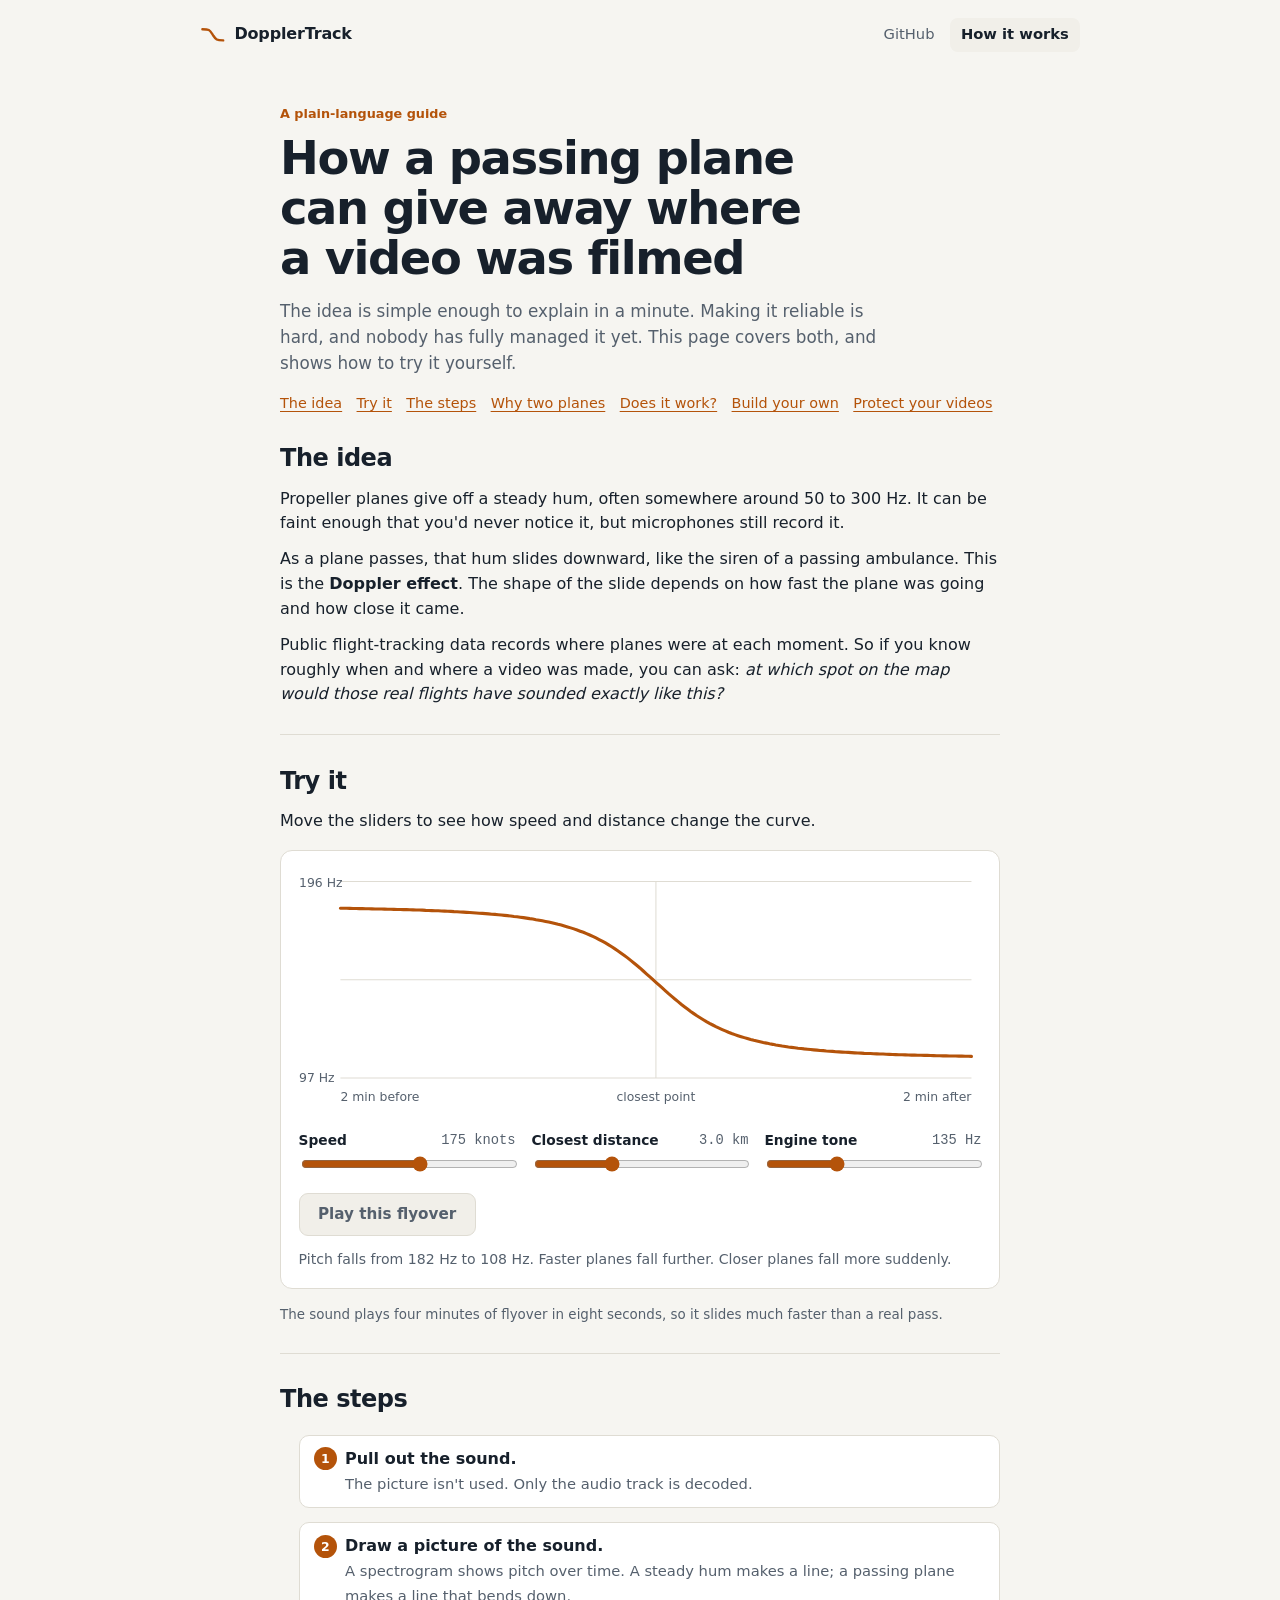
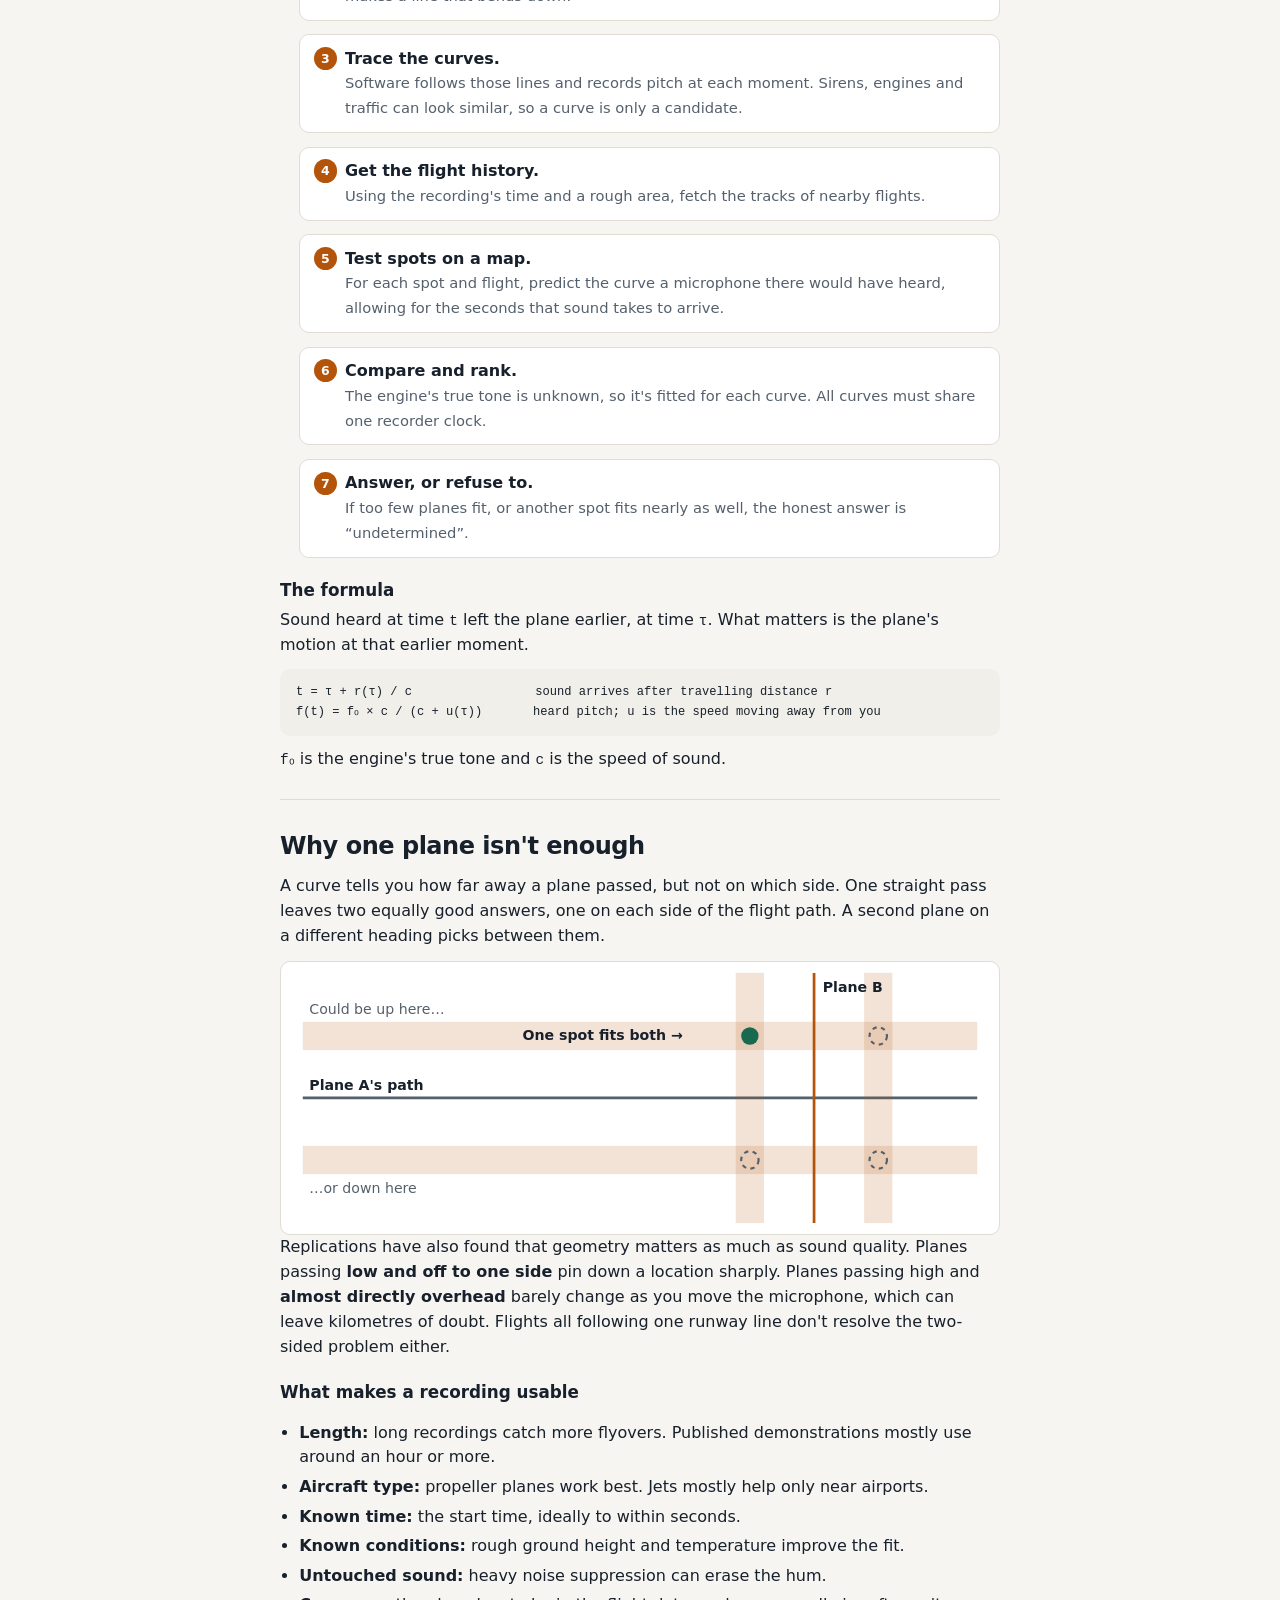
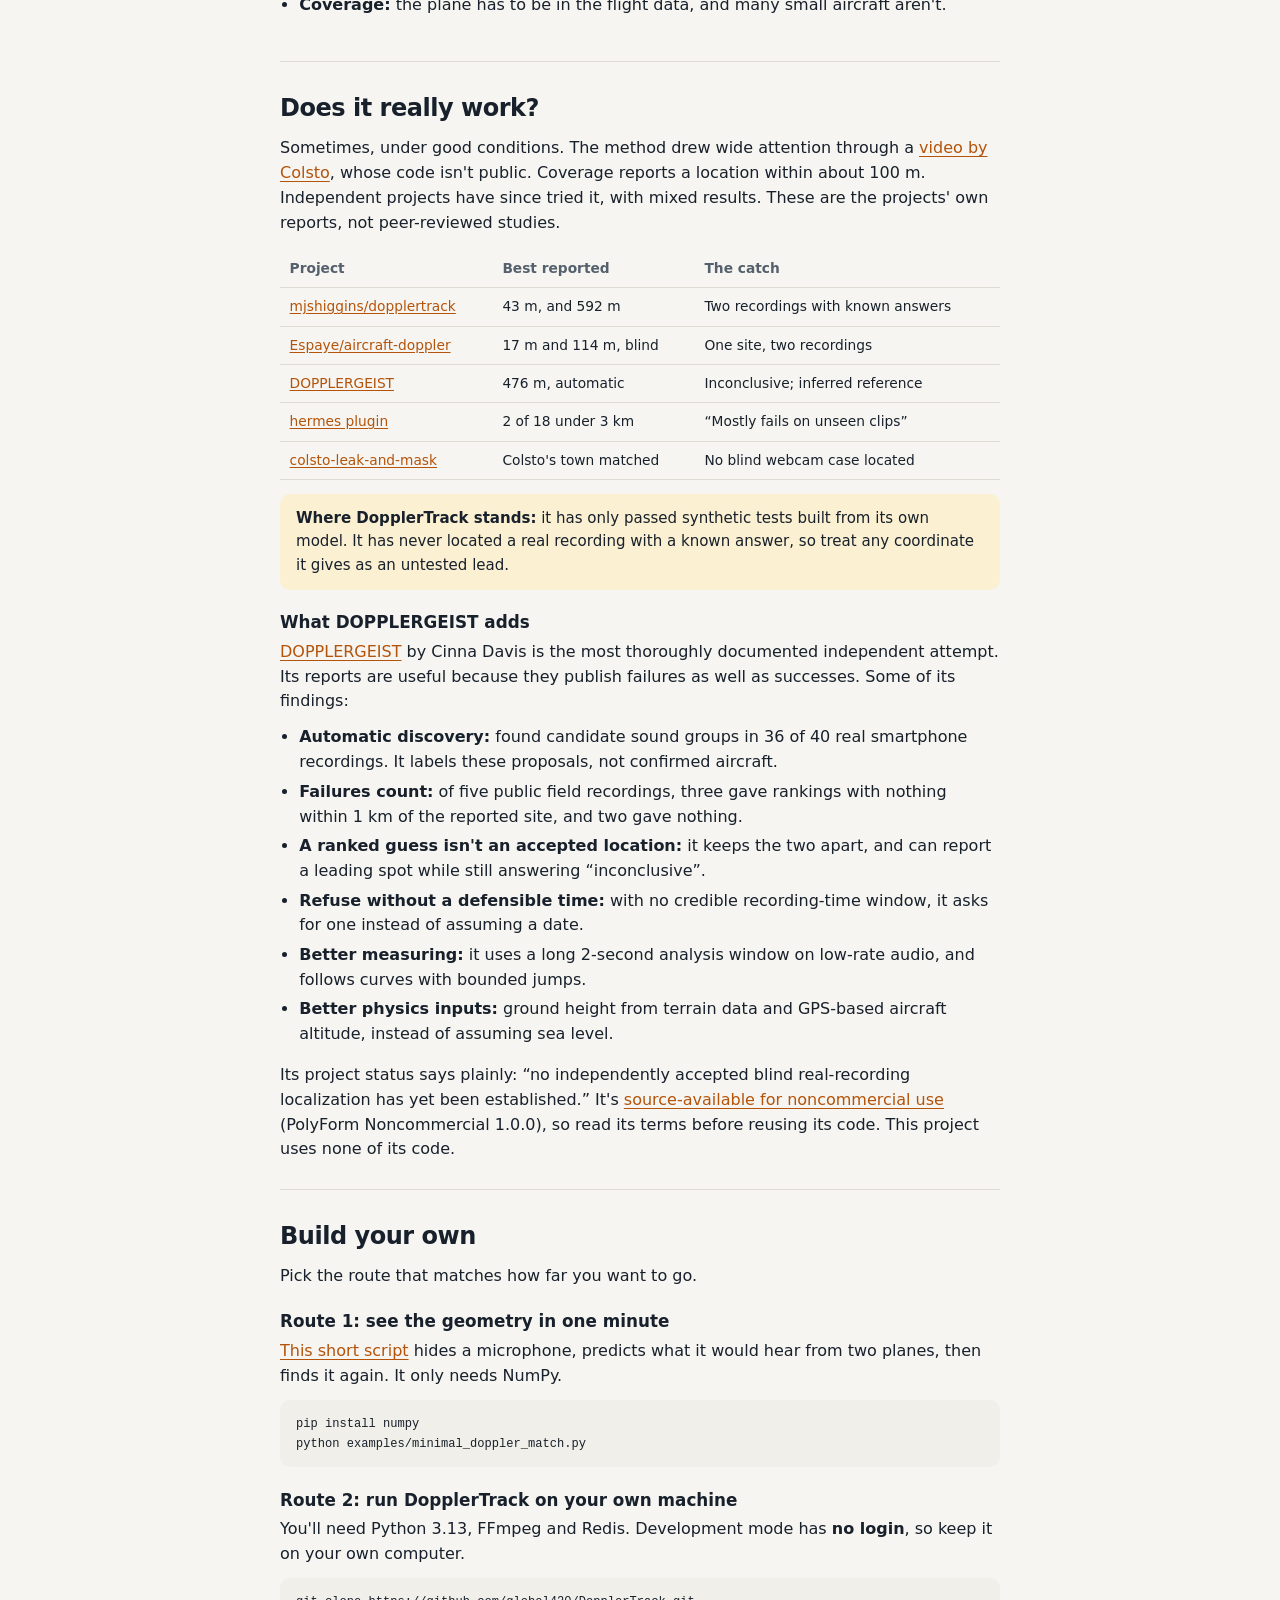
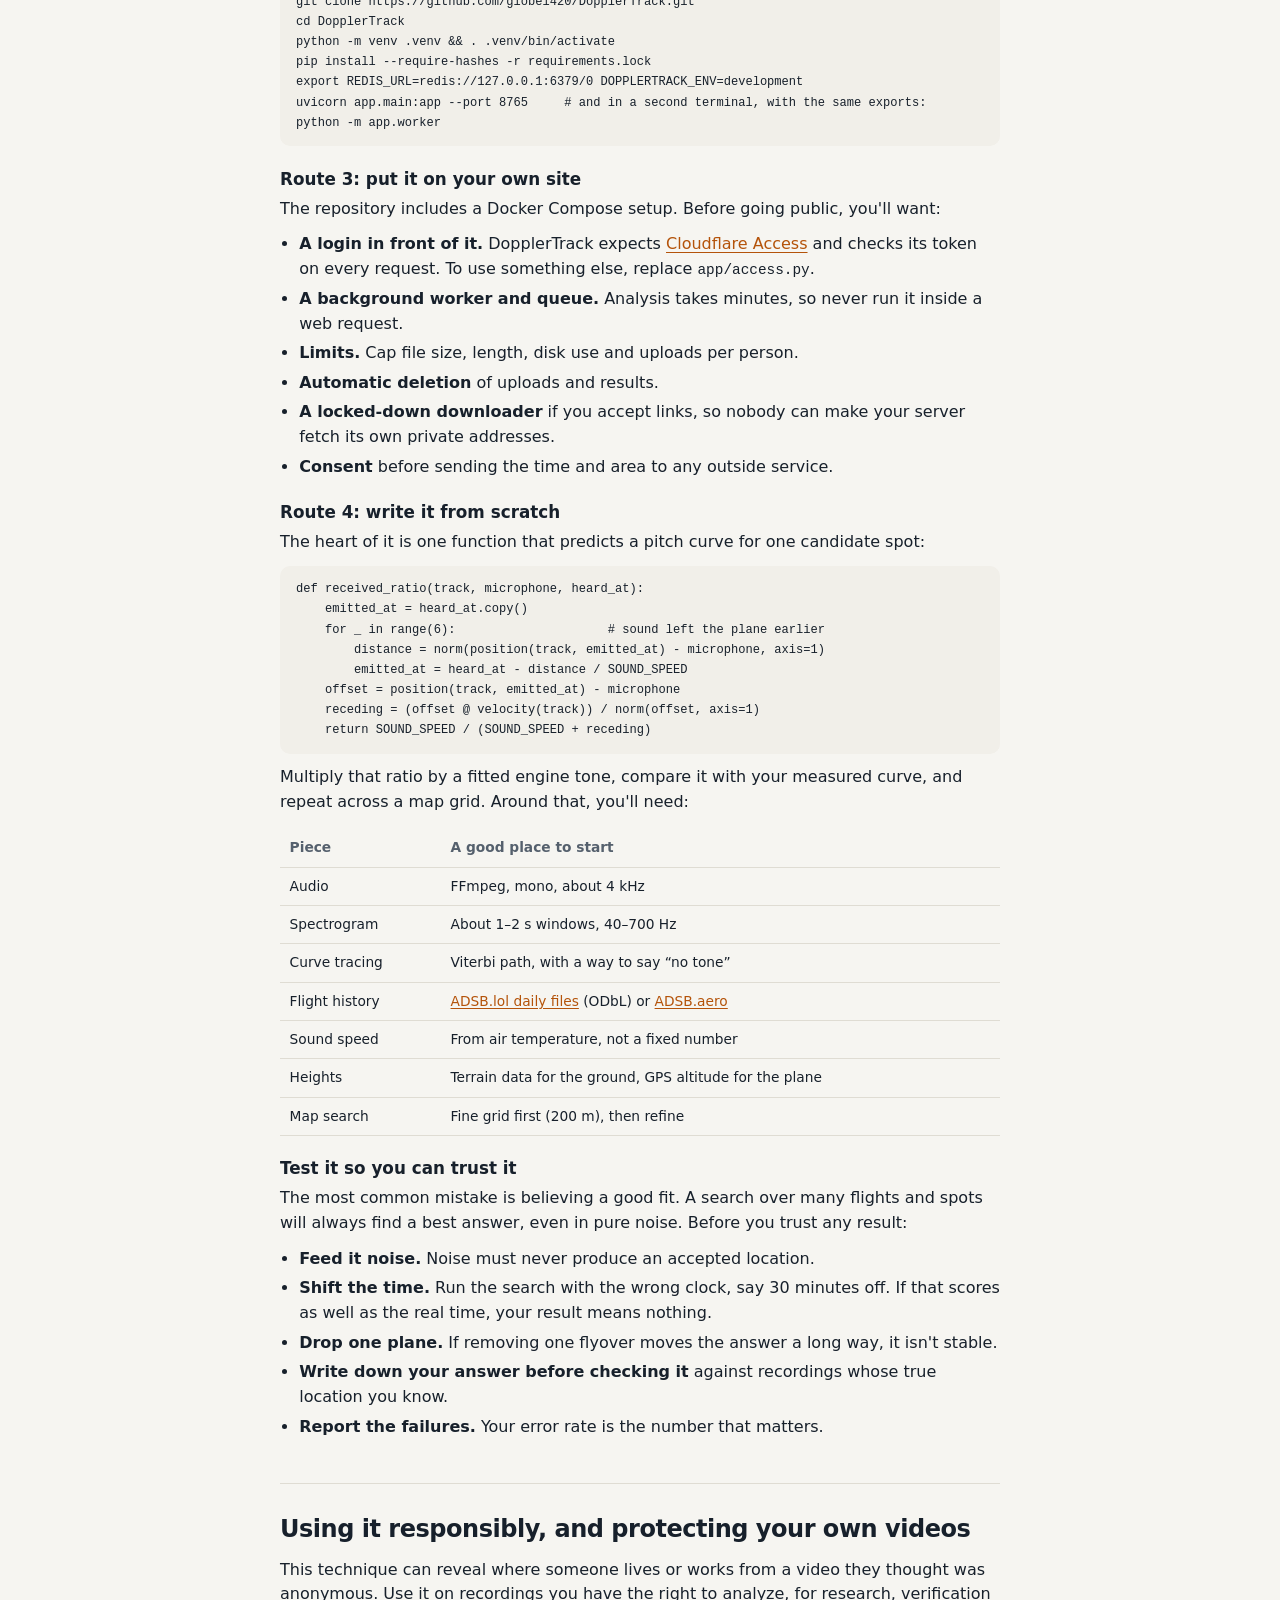
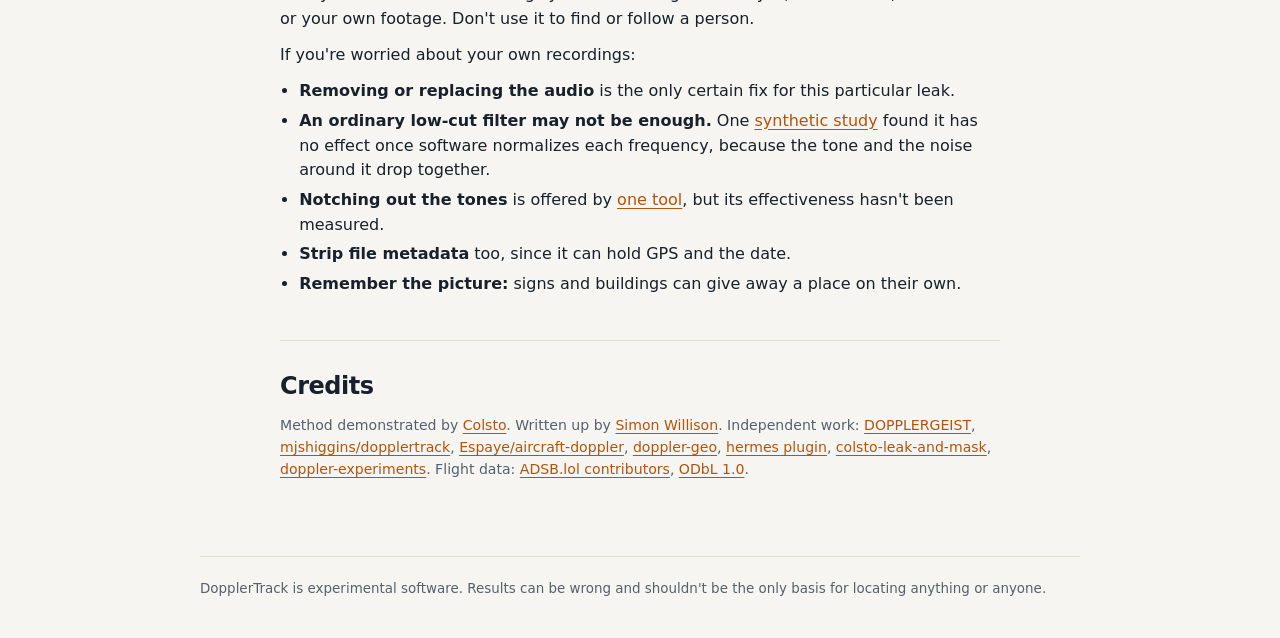
<file: docs/index.html>
<!doctype html>
<html lang="en">
<head>
  <meta charset="utf-8">
  <meta name="viewport" content="width=device-width, initial-scale=1">
  <meta name="color-scheme" content="light dark">
  <meta name="description" content="How aircraft sound can reveal where a video was recorded, how well it really works, and how to build your own version.">
  <title>How It Works · DopplerTrack</title>
  <link rel="icon" href="data:image/svg+xml,%3Csvg xmlns='http://www.w3.org/2000/svg' viewBox='0 0 32 32'%3E%3Cpath d='M3 9c9 0 9 1 13 7s4 7 13 7' fill='none' stroke='%23e08a1e' stroke-width='4' stroke-linecap='round'/%3E%3C/svg%3E">
  <link rel="stylesheet" href="styles.css">
  <script src="how-it-works.js" defer></script>
</head>
<body>
  <a class="skip-link" href="#main">Skip to content</a>
  <header class="site-header">
    <a class="brand" href="./" aria-label="DopplerTrack home">
      <svg class="brand-mark" viewBox="0 0 32 32" aria-hidden="true"><path d="M3 9c9 0 9 1 13 7s4 7 13 7"/></svg>
      <span>DopplerTrack</span>
    </a>
    <nav class="site-nav" aria-label="Main">
      <a href="https://github.com/globel420/DopplerTrack">GitHub</a>
      <a href="./" aria-current="page">How it works</a>
    </nav>
  </header>

  <main id="main" class="page">
    <div class="article-hero">
      <p class="eyebrow">A plain-language guide</p>
      <h1>How a passing plane can give away where a video was filmed</h1>
      <p class="lede">The idea is simple enough to explain in a minute. Making it reliable is hard, and nobody has fully managed it yet. This page covers both, and shows how to try it yourself.</p>
      <nav class="toc" aria-label="On this page">
        <a href="#idea">The idea</a>
        <a href="#try">Try it</a>
        <a href="#steps">The steps</a>
        <a href="#two">Why two planes</a>
        <a href="#results">Does it work?</a>
        <a href="#build">Build your own</a>
        <a href="#protect">Protect your videos</a>
      </nav>
    </div>

    <div class="article">
      <section id="idea">
        <h2>The idea</h2>
        <p>Propeller planes give off a steady hum, often somewhere around 50 to 300 Hz. It can be faint enough that you'd never notice it, but microphones still record it.</p>
        <p>As a plane passes, that hum slides downward, like the siren of a passing ambulance. This is the <strong>Doppler effect</strong>. The shape of the slide depends on how fast the plane was going and how close it came.</p>
        <p>Public flight-tracking data records where planes were at each moment. So if you know roughly when and where a video was made, you can ask: <em>at which spot on the map would those real flights have sounded exactly like this?</em></p>
      </section>

      <section id="try">
        <h2>Try it</h2>
        <p>Move the sliders to see how speed and distance change the curve.</p>
        <div class="demo">
          <svg class="demo-plot" viewBox="0 0 660 240" role="img" aria-label="Graph of pitch falling over four minutes as a plane passes">
            <line class="demo-grid" x1="40" x2="650" y1="12" y2="12"/>
            <line class="demo-grid" x1="40" x2="650" y1="107" y2="107"/>
            <line class="demo-grid" x1="40" x2="650" y1="202" y2="202"/>
            <line class="demo-grid" x1="345" x2="345" y1="12" y2="202"/>
            <polyline id="demoCurve" class="demo-curve" points=""/>
            <text id="demoTop" class="demo-axis" x="0" y="17"></text>
            <text id="demoBottom" class="demo-axis" x="0" y="206"></text>
            <text class="demo-axis" x="40" y="224">2 min before</text>
            <text class="demo-axis" x="345" y="224" text-anchor="middle">closest point</text>
            <text class="demo-axis" x="650" y="224" text-anchor="end">2 min after</text>
          </svg>
          <div class="demo-controls">
            <label for="demoSpeed">Speed <output id="demoSpeedOut"></output><input id="demoSpeed" type="range" min="40" max="130" step="5" value="90"></label>
            <label for="demoDistance">Closest distance <output id="demoDistanceOut"></output><input id="demoDistance" type="range" min="0.3" max="8" step="0.1" value="3"></label>
            <label for="demoTone">Engine tone <output id="demoToneOut"></output><input id="demoTone" type="range" min="60" max="300" step="5" value="134"></label>
          </div>
          <div class="demo-actions">
            <button id="demoPlay" class="button button-secondary" type="button">Play this flyover</button>
            <span id="demoSummary" aria-live="polite"></span>
          </div>
        </div>
        <p class="help">The sound plays four minutes of flyover in eight seconds, so it slides much faster than a real pass.</p>
      </section>

      <section id="steps">
        <h2>The steps</h2>
        <ol class="pipeline">
          <li><strong>Pull out the sound.</strong><span>The picture isn't used. Only the audio track is decoded.</span></li>
          <li><strong>Draw a picture of the sound.</strong><span>A spectrogram shows pitch over time. A steady hum makes a line; a passing plane makes a line that bends down.</span></li>
          <li><strong>Trace the curves.</strong><span>Software follows those lines and records pitch at each moment. Sirens, engines and traffic can look similar, so a curve is only a candidate.</span></li>
          <li><strong>Get the flight history.</strong><span>Using the recording's time and a rough area, fetch the tracks of nearby flights.</span></li>
          <li><strong>Test spots on a map.</strong><span>For each spot and flight, predict the curve a microphone there would have heard, allowing for the seconds that sound takes to arrive.</span></li>
          <li><strong>Compare and rank.</strong><span>The engine's true tone is unknown, so it's fitted for each curve. All curves must share one recorder clock.</span></li>
          <li><strong>Answer, or refuse to.</strong><span>If too few planes fit, or another spot fits nearly as well, the honest answer is “undetermined”.</span></li>
        </ol>
        <h3>The formula</h3>
        <p>Sound heard at time <code>t</code> left the plane earlier, at time <code>τ</code>. What matters is the plane's motion at that earlier moment.</p>
        <pre><code>t = τ + r(τ) / c                 sound arrives after travelling distance r
f(t) = f₀ × c / (c + u(τ))       heard pitch; u is the speed moving away from you</code></pre>
        <p><code>f₀</code> is the engine's true tone and <code>c</code> is the speed of sound.</p>
      </section>

      <section id="two">
        <h2>Why one plane isn't enough</h2>
        <p>A curve tells you how far away a plane passed, but not on which side. One straight pass leaves two equally good answers, one on each side of the flight path. A second plane on a different heading picks between them.</p>
        <svg class="diagram" viewBox="0 0 660 250" role="img" aria-label="Plane A's path has a possible band on each side. Plane B's path crosses one band, marking the single spot that fits both.">
          <rect class="d-band" x="20" y="55" width="620" height="26"/>
          <rect class="d-band" x="20" y="169" width="620" height="26"/>
          <line class="d-line" x1="20" x2="640" y1="125" y2="125"/>
          <rect class="d-band" x="418" y="10" width="26" height="230"/>
          <rect class="d-band" x="536" y="10" width="26" height="230"/>
          <line class="d-line2" x1="490" x2="490" y1="10" y2="240"/>
          <circle class="d-spot" cx="431" cy="68" r="8"/>
          <circle class="d-ghost" cx="431" cy="182" r="8"/>
          <circle class="d-ghost" cx="549" cy="68" r="8"/>
          <circle class="d-ghost" cx="549" cy="182" r="8"/>
          <text class="d-strong" x="26" y="118">Plane A's path</text>
          <text x="26" y="48">Could be up here…</text>
          <text x="26" y="212">…or down here</text>
          <text class="d-strong" x="498" y="28">Plane B</text>
          <text class="d-strong" x="222" y="72" text-anchor="start">One spot fits both →</text>
        </svg>
        <p>Replications have also found that geometry matters as much as sound quality. Planes passing <strong>low and off to one side</strong> pin down a location sharply. Planes passing high and <strong>almost directly overhead</strong> barely change as you move the microphone, which can leave kilometres of doubt. Flights all following one runway line don't resolve the two-sided problem either.</p>
        <h3>What makes a recording usable</h3>
        <ul>
          <li><strong>Length:</strong> long recordings catch more flyovers. Published demonstrations mostly use around an hour or more.</li>
          <li><strong>Aircraft type:</strong> propeller planes work best. Jets mostly help only near airports.</li>
          <li><strong>Known time:</strong> the start time, ideally to within seconds.</li>
          <li><strong>Known conditions:</strong> rough ground height and temperature improve the fit.</li>
          <li><strong>Untouched sound:</strong> heavy noise suppression can erase the hum.</li>
          <li><strong>Coverage:</strong> the plane has to be in the flight data, and many small aircraft aren't.</li>
        </ul>
      </section>

      <section id="results">
        <h2>Does it really work?</h2>
        <p>Sometimes, under good conditions. The method drew wide attention through a <a href="https://www.youtube.com/watch?v=UytYrhYLOKI">video by Colsto</a>, whose code isn't public. Coverage reports a location within about 100 m. Independent projects have since tried it, with mixed results. These are the projects' own reports, not peer-reviewed studies.</p>
        <div class="table-wrap">
          <table>
            <thead><tr><th scope="col">Project</th><th scope="col">Best reported</th><th scope="col">The catch</th></tr></thead>
            <tbody>
              <tr><td><a href="https://github.com/mjshiggins/dopplertrack">mjshiggins/dopplertrack</a></td><td>43 m, and 592 m</td><td>Two recordings with known answers</td></tr>
              <tr><td><a href="https://github.com/Espaye/aircraft-doppler">Espaye/aircraft-doppler</a></td><td>17 m and 114 m, blind</td><td>One site, two recordings</td></tr>
              <tr><td><a href="https://github.com/1337isnot1337/DOPPLERGEIST">DOPPLERGEIST</a></td><td>476 m, automatic</td><td>Inconclusive; inferred reference</td></tr>
              <tr><td><a href="https://github.com/mojomast/hermes-aircraft-doppler-geolocation">hermes plugin</a></td><td>2 of 18 under 3 km</td><td>“Mostly fails on unseen clips”</td></tr>
              <tr><td><a href="https://github.com/Bodila51/colsto-leak-and-mask">colsto-leak-and-mask</a></td><td>Colsto's town matched</td><td>No blind webcam case located</td></tr>
            </tbody>
          </table>
        </div>
        <p class="note"><strong>Where DopplerTrack stands:</strong> it has only passed synthetic tests built from its own model. It has never located a real recording with a known answer, so treat any coordinate it gives as an untested lead.</p>

        <h3>What DOPPLERGEIST adds</h3>
        <p><a href="https://github.com/1337isnot1337/DOPPLERGEIST">DOPPLERGEIST</a> by Cinna Davis is the most thoroughly documented independent attempt. Its reports are useful because they publish failures as well as successes. Some of its findings:</p>
        <ul>
          <li><strong>Automatic discovery:</strong> found candidate sound groups in 36 of 40 real smartphone recordings. It labels these proposals, not confirmed aircraft.</li>
          <li><strong>Failures count:</strong> of five public field recordings, three gave rankings with nothing within 1 km of the reported site, and two gave nothing.</li>
          <li><strong>A ranked guess isn't an accepted location:</strong> it keeps the two apart, and can report a leading spot while still answering “inconclusive”.</li>
          <li><strong>Refuse without a defensible time:</strong> with no credible recording-time window, it asks for one instead of assuming a date.</li>
          <li><strong>Better measuring:</strong> it uses a long 2-second analysis window on low-rate audio, and follows curves with bounded jumps.</li>
          <li><strong>Better physics inputs:</strong> ground height from terrain data and GPS-based aircraft altitude, instead of assuming sea level.</li>
        </ul>
        <p>Its project status says plainly: “no independently accepted blind real-recording localization has yet been established.” It's <a href="https://github.com/1337isnot1337/DOPPLERGEIST/blob/main/LICENSE">source-available for noncommercial use</a> (PolyForm Noncommercial 1.0.0), so read its terms before reusing its code. This project uses none of its code.</p>
      </section>

      <section id="build">
        <h2>Build your own</h2>
        <p>Pick the route that matches how far you want to go.</p>

        <h3>Route 1: see the geometry in one minute</h3>
        <p><a href="https://github.com/globel420/DopplerTrack/blob/main/examples/minimal_doppler_match.py">This short script</a> hides a microphone, predicts what it would hear from two planes, then finds it again. It only needs NumPy.</p>
        <pre><code>pip install numpy
python examples/minimal_doppler_match.py</code></pre>

        <h3>Route 2: run DopplerTrack on your own machine</h3>
        <p>You'll need Python 3.13, FFmpeg and Redis. Development mode has <strong>no login</strong>, so keep it on your own computer.</p>
        <pre><code>git clone https://github.com/globel420/DopplerTrack.git
cd DopplerTrack
python -m venv .venv &amp;&amp; . .venv/bin/activate
pip install --require-hashes -r requirements.lock
export REDIS_URL=redis://127.0.0.1:6379/0 DOPPLERTRACK_ENV=development
uvicorn app.main:app --port 8765     # and in a second terminal, with the same exports:
python -m app.worker</code></pre>

        <h3>Route 3: put it on your own site</h3>
        <p>The repository includes a Docker Compose setup. Before going public, you'll want:</p>
        <ul>
          <li><strong>A login in front of it.</strong> DopplerTrack expects <a href="https://developers.cloudflare.com/cloudflare-one/">Cloudflare Access</a> and checks its token on every request. To use something else, replace <code>app/access.py</code>.</li>
          <li><strong>A background worker and queue.</strong> Analysis takes minutes, so never run it inside a web request.</li>
          <li><strong>Limits.</strong> Cap file size, length, disk use and uploads per person.</li>
          <li><strong>Automatic deletion</strong> of uploads and results.</li>
          <li><strong>A locked-down downloader</strong> if you accept links, so nobody can make your server fetch its own private addresses.</li>
          <li><strong>Consent</strong> before sending the time and area to any outside service.</li>
        </ul>

        <h3>Route 4: write it from scratch</h3>
        <p>The heart of it is one function that predicts a pitch curve for one candidate spot:</p>
        <pre><code>def received_ratio(track, microphone, heard_at):
    emitted_at = heard_at.copy()
    for _ in range(6):                     # sound left the plane earlier
        distance = norm(position(track, emitted_at) - microphone, axis=1)
        emitted_at = heard_at - distance / SOUND_SPEED
    offset = position(track, emitted_at) - microphone
    receding = (offset @ velocity(track)) / norm(offset, axis=1)
    return SOUND_SPEED / (SOUND_SPEED + receding)</code></pre>
        <p>Multiply that ratio by a fitted engine tone, compare it with your measured curve, and repeat across a map grid. Around that, you'll need:</p>
        <div class="table-wrap">
          <table>
            <thead><tr><th scope="col">Piece</th><th scope="col">A good place to start</th></tr></thead>
            <tbody>
              <tr><td>Audio</td><td>FFmpeg, mono, about 4 kHz</td></tr>
              <tr><td>Spectrogram</td><td>About 1–2 s windows, 40–700 Hz</td></tr>
              <tr><td>Curve tracing</td><td>Viterbi path, with a way to say “no tone”</td></tr>
              <tr><td>Flight history</td><td><a href="https://www.adsb.lol/docs/open-data/historical">ADSB.lol daily files</a> (ODbL) or <a href="https://adsb.aero/llms.txt">ADSB.aero</a></td></tr>
              <tr><td>Sound speed</td><td>From air temperature, not a fixed number</td></tr>
              <tr><td>Heights</td><td>Terrain data for the ground, GPS altitude for the plane</td></tr>
              <tr><td>Map search</td><td>Fine grid first (200 m), then refine</td></tr>
            </tbody>
          </table>
        </div>

        <h3>Test it so you can trust it</h3>
        <p>The most common mistake is believing a good fit. A search over many flights and spots will always find a best answer, even in pure noise. Before you trust any result:</p>
        <ul>
          <li><strong>Feed it noise.</strong> Noise must never produce an accepted location.</li>
          <li><strong>Shift the time.</strong> Run the search with the wrong clock, say 30 minutes off. If that scores as well as the real time, your result means nothing.</li>
          <li><strong>Drop one plane.</strong> If removing one flyover moves the answer a long way, it isn't stable.</li>
          <li><strong>Write down your answer before checking it</strong> against recordings whose true location you know.</li>
          <li><strong>Report the failures.</strong> Your error rate is the number that matters.</li>
        </ul>
      </section>

      <section id="protect">
        <h2>Using it responsibly, and protecting your own videos</h2>
        <p>This technique can reveal where someone lives or works from a video they thought was anonymous. Use it on recordings you have the right to analyze, for research, verification or your own footage. Don't use it to find or follow a person.</p>
        <p>If you're worried about your own recordings:</p>
        <ul>
          <li><strong>Removing or replacing the audio</strong> is the only certain fix for this particular leak.</li>
          <li><strong>An ordinary low-cut filter may not be enough.</strong> One <a href="https://github.com/cbonitz/doppler-experiments">synthetic study</a> found it has no effect once software normalizes each frequency, because the tone and the noise around it drop together.</li>
          <li><strong>Notching out the tones</strong> is offered by <a href="https://github.com/Bodila51/colsto-leak-and-mask">one tool</a>, but its effectiveness hasn't been measured.</li>
          <li><strong>Strip file metadata</strong> too, since it can hold GPS and the date.</li>
          <li><strong>Remember the picture:</strong> signs and buildings can give away a place on their own.</li>
        </ul>
      </section>

      <section id="credits">
        <h2>Credits</h2>
        <p class="sources">Method demonstrated by <a href="https://www.youtube.com/watch?v=UytYrhYLOKI">Colsto</a>. Written up by <a href="https://simonwillison.net/2026/Nov/3/a-sound-that-leaks-your-exact-location/">Simon Willison</a>. Independent work: <a href="https://github.com/1337isnot1337/DOPPLERGEIST">DOPPLERGEIST</a>, <a href="https://github.com/mjshiggins/dopplertrack">mjshiggins/dopplertrack</a>, <a href="https://github.com/Espaye/aircraft-doppler">Espaye/aircraft-doppler</a>, <a href="https://github.com/teamchong/doppler-geo">doppler-geo</a>, <a href="https://github.com/mojomast/hermes-aircraft-doppler-geolocation">hermes plugin</a>, <a href="https://github.com/Bodila51/colsto-leak-and-mask">colsto-leak-and-mask</a>, <a href="https://github.com/cbonitz/doppler-experiments">doppler-experiments</a>. Flight data: <a href="https://www.adsb.lol/docs/open-data/historical">ADSB.lol contributors</a>, <a href="https://opendatacommons.org/licenses/odbl/1-0/">ODbL 1.0</a>.</p>
      </section>
    </div>
  </main>

  <footer class="site-footer">
    <p>DopplerTrack is experimental software. Results can be wrong and shouldn't be the only basis for locating anything or anyone.</p>
  </footer>
</body>
</html>
</file>
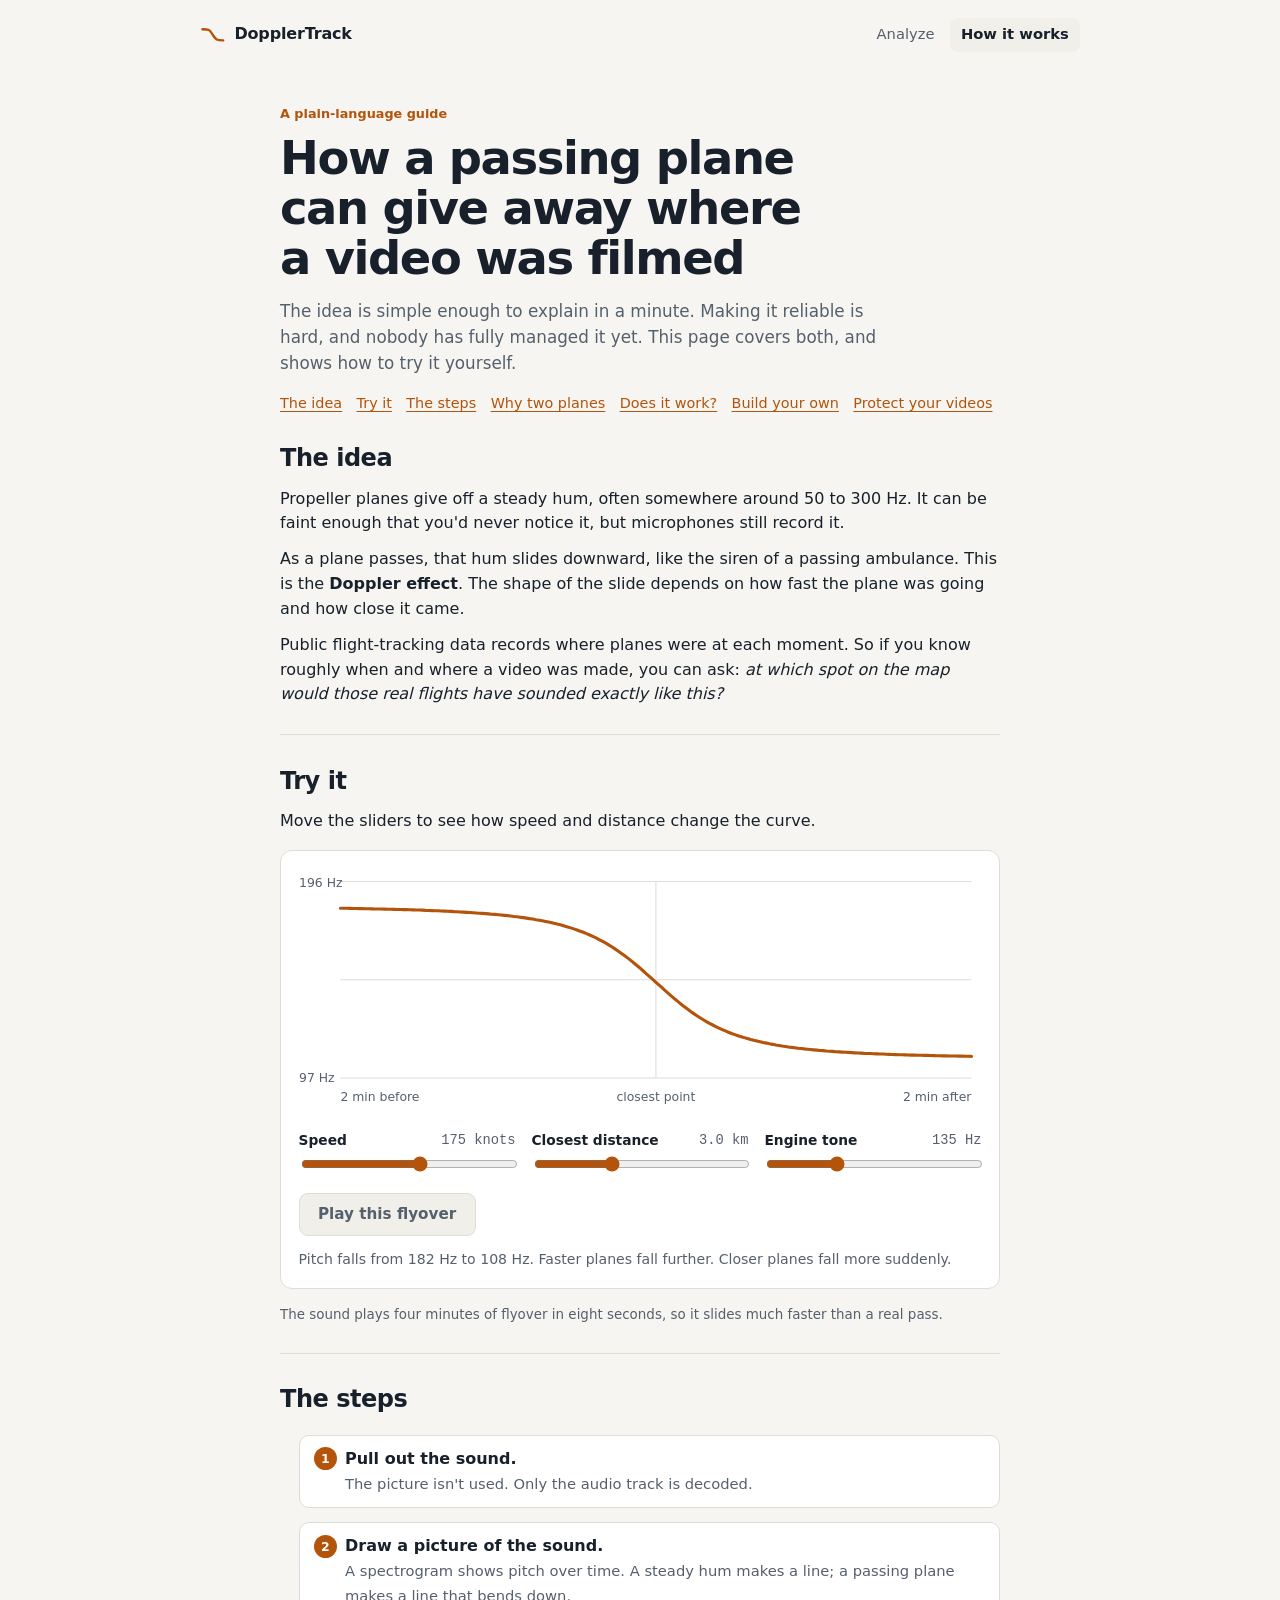
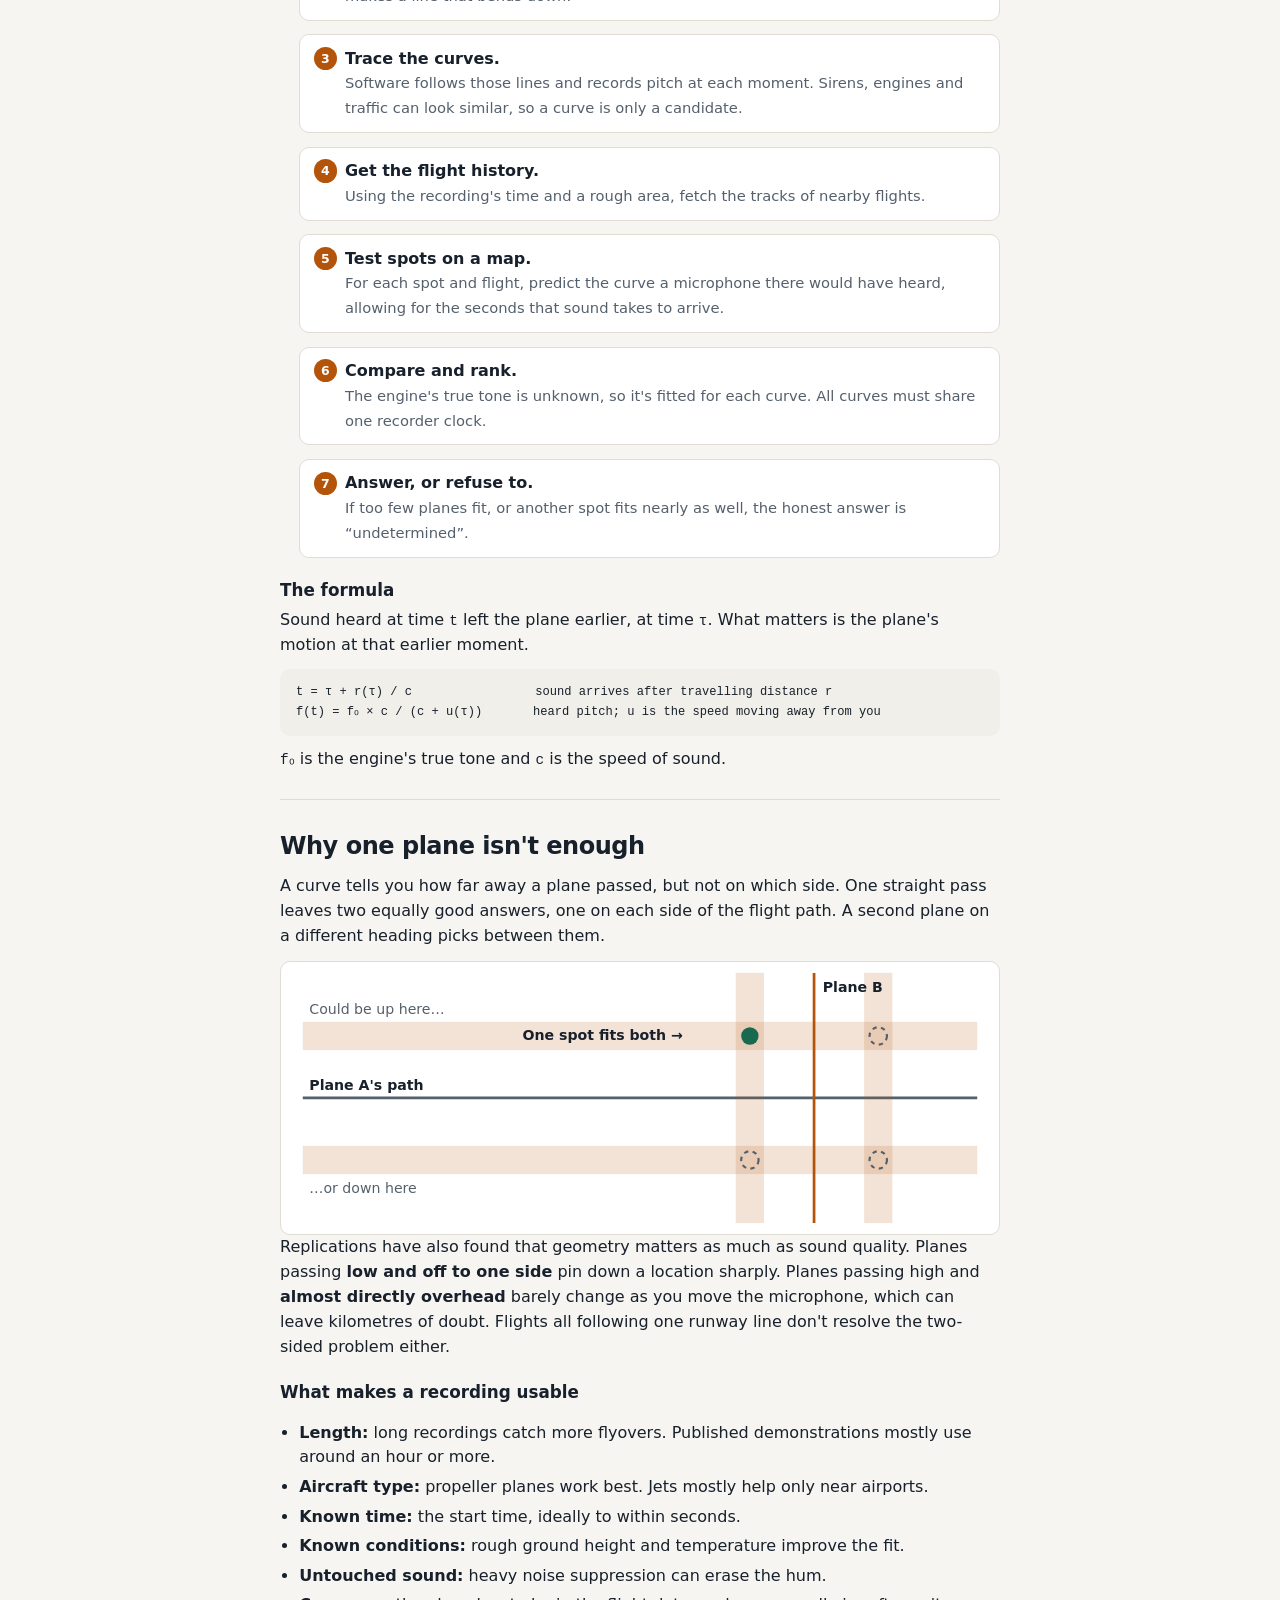
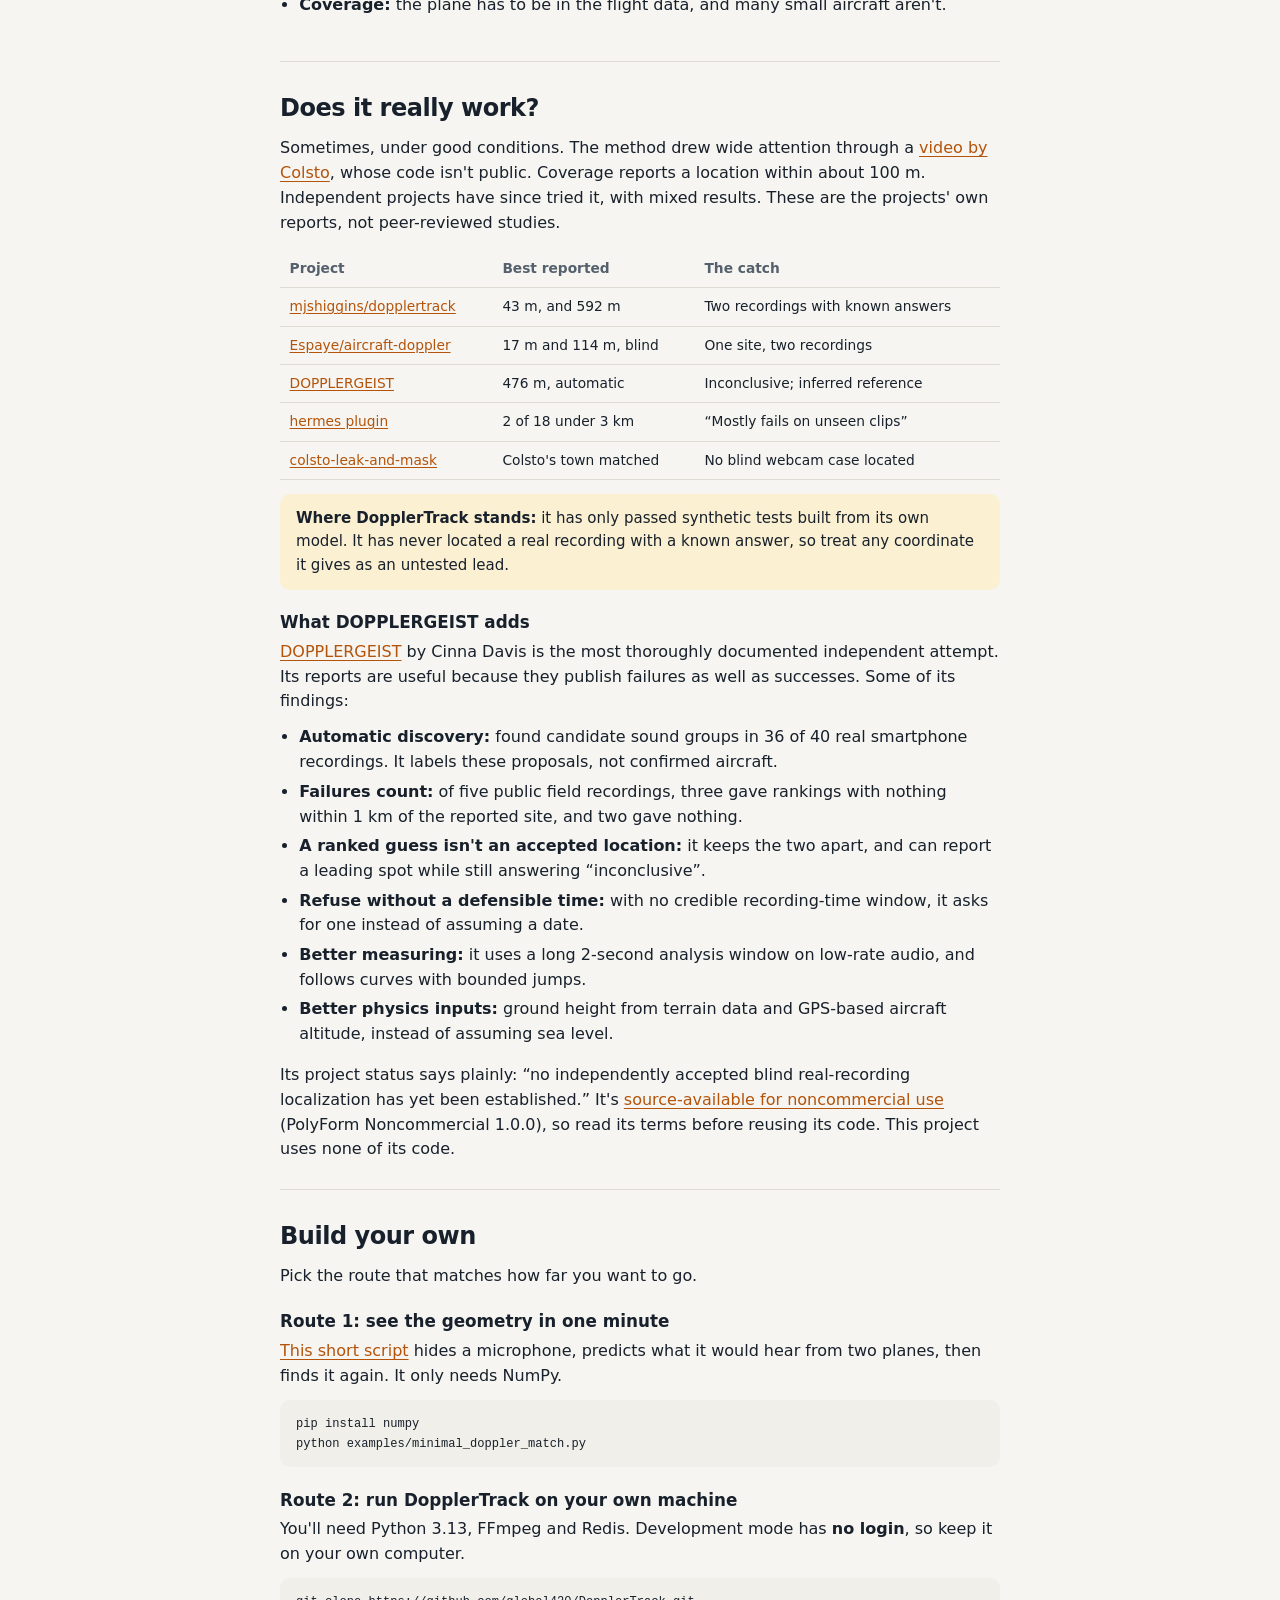
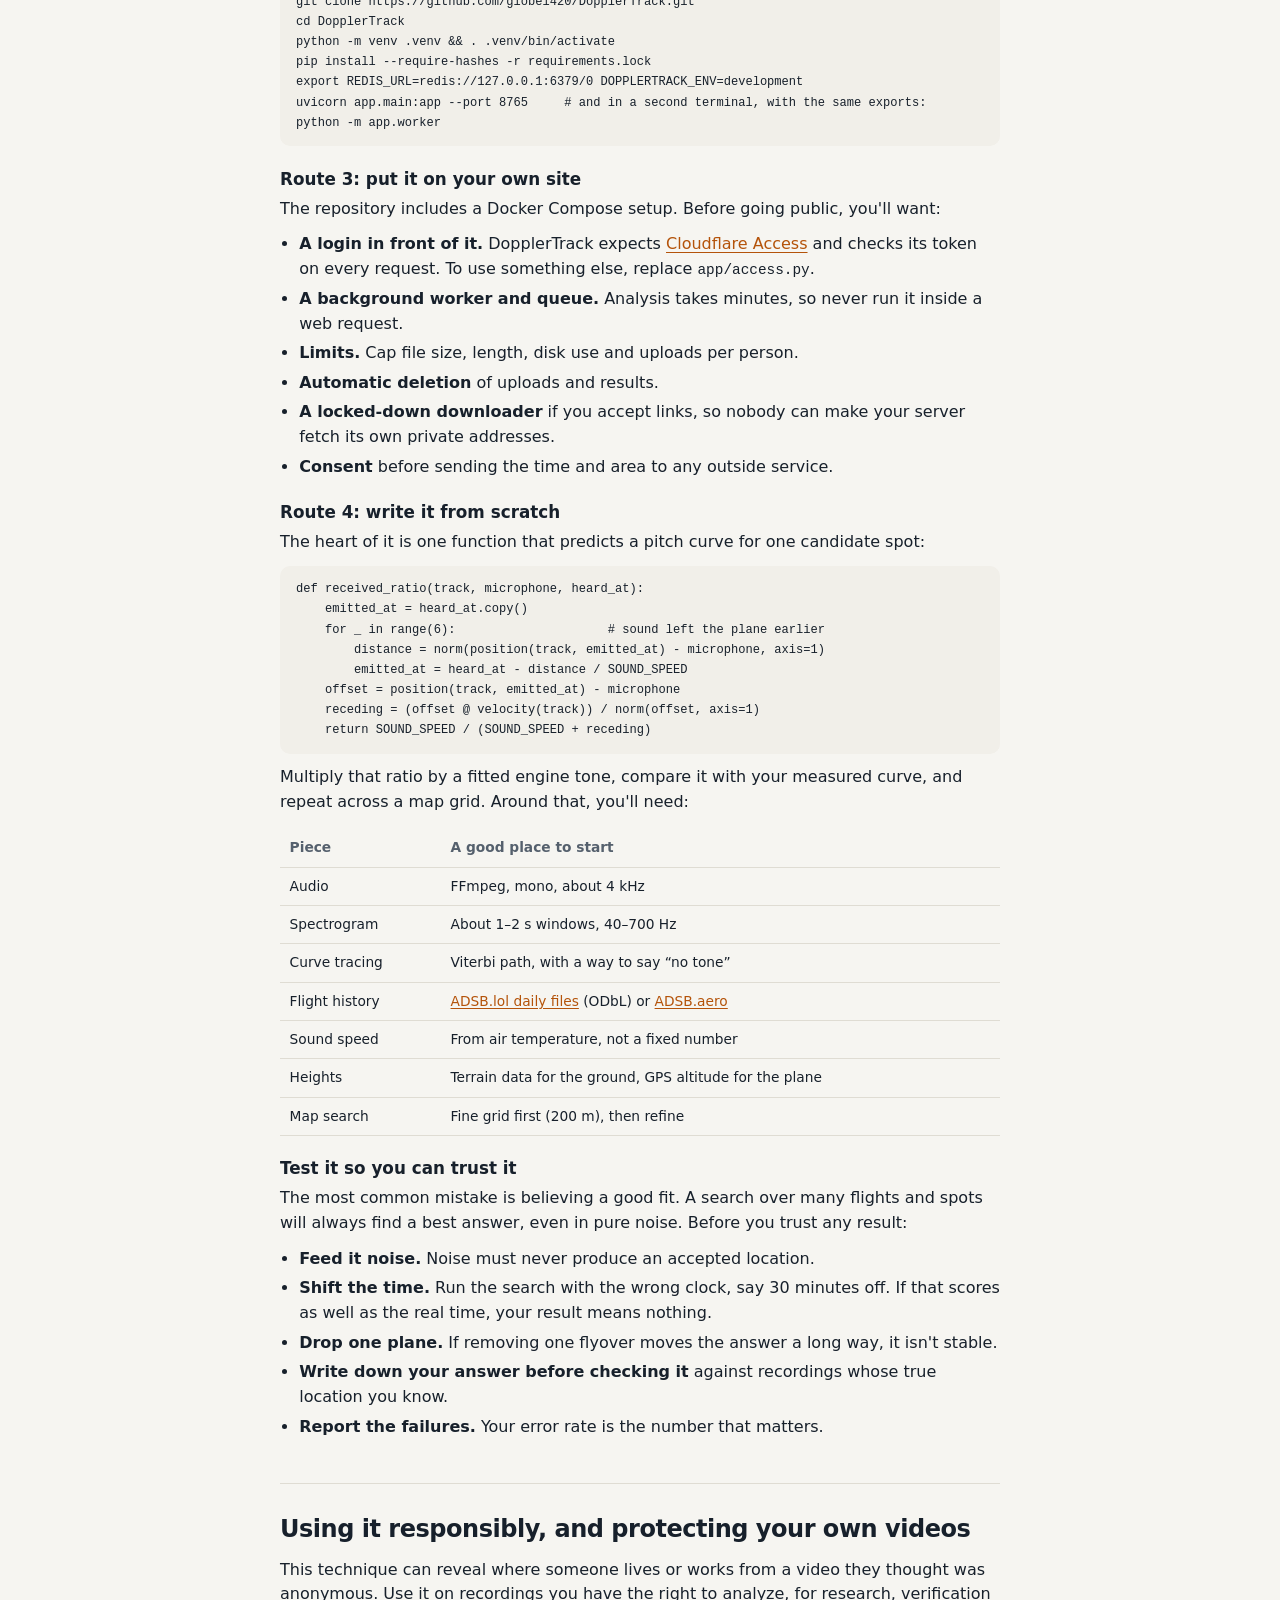
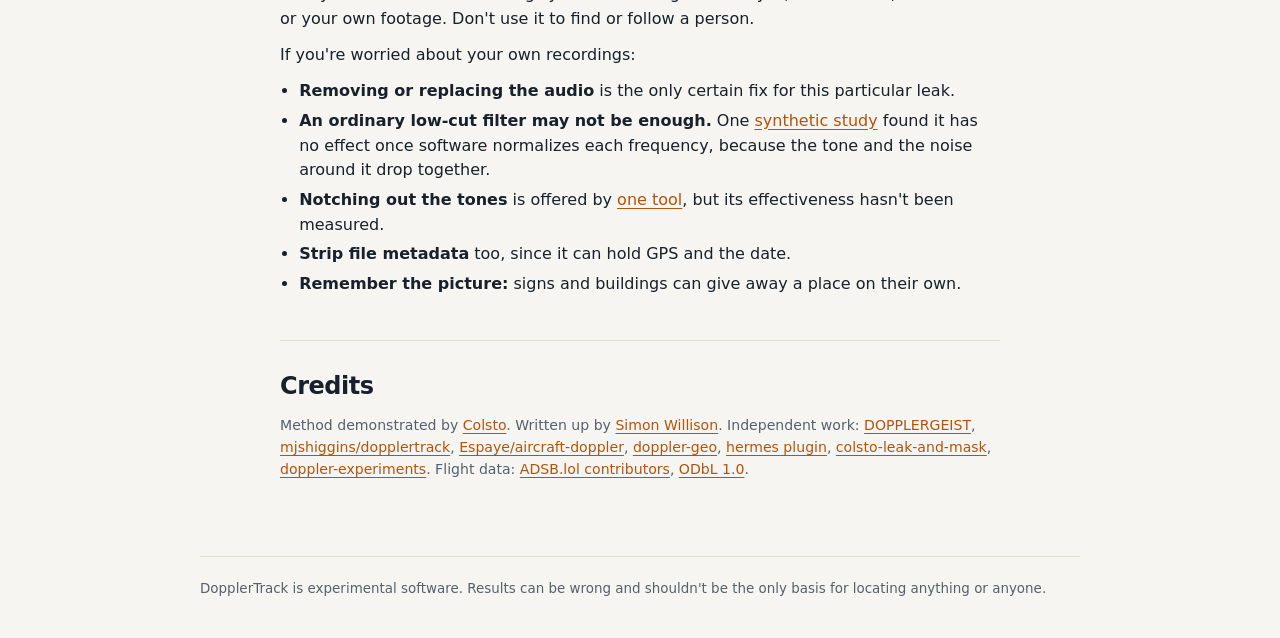
<file: app/static/how-it-works.html>
<!doctype html>
<html lang="en">
<head>
  <meta charset="utf-8">
  <meta name="viewport" content="width=device-width, initial-scale=1">
  <meta name="color-scheme" content="light dark">
  <meta name="description" content="How aircraft sound can reveal where a video was recorded, how well it really works, and how to build your own version.">
  <title>How It Works · DopplerTrack</title>
  <link rel="icon" href="data:image/svg+xml,%3Csvg xmlns='http://www.w3.org/2000/svg' viewBox='0 0 32 32'%3E%3Cpath d='M3 9c9 0 9 1 13 7s4 7 13 7' fill='none' stroke='%23e08a1e' stroke-width='4' stroke-linecap='round'/%3E%3C/svg%3E">
  <link rel="stylesheet" href="styles.css">
  <script src="how-it-works.js" defer></script>
</head>
<body>
  <a class="skip-link" href="#main">Skip to content</a>
  <header class="site-header">
    <a class="brand" href="./" aria-label="DopplerTrack home">
      <svg class="brand-mark" viewBox="0 0 32 32" aria-hidden="true"><path d="M3 9c9 0 9 1 13 7s4 7 13 7"/></svg>
      <span>DopplerTrack</span>
    </a>
    <nav class="site-nav" aria-label="Main">
      <a href="./" data-nav="primary">Analyze</a>
      <a href="how-it-works" aria-current="page">How it works</a>
    </nav>
  </header>

  <main id="main" class="page">
    <div class="article-hero">
      <p class="eyebrow">A plain-language guide</p>
      <h1>How a passing plane can give away where a video was filmed</h1>
      <p class="lede">The idea is simple enough to explain in a minute. Making it reliable is hard, and nobody has fully managed it yet. This page covers both, and shows how to try it yourself.</p>
      <nav class="toc" aria-label="On this page">
        <a href="#idea">The idea</a>
        <a href="#try">Try it</a>
        <a href="#steps">The steps</a>
        <a href="#two">Why two planes</a>
        <a href="#results">Does it work?</a>
        <a href="#build">Build your own</a>
        <a href="#protect">Protect your videos</a>
      </nav>
    </div>

    <div class="article">
      <section id="idea">
        <h2>The idea</h2>
        <p>Propeller planes give off a steady hum, often somewhere around 50 to 300 Hz. It can be faint enough that you'd never notice it, but microphones still record it.</p>
        <p>As a plane passes, that hum slides downward, like the siren of a passing ambulance. This is the <strong>Doppler effect</strong>. The shape of the slide depends on how fast the plane was going and how close it came.</p>
        <p>Public flight-tracking data records where planes were at each moment. So if you know roughly when and where a video was made, you can ask: <em>at which spot on the map would those real flights have sounded exactly like this?</em></p>
      </section>

      <section id="try">
        <h2>Try it</h2>
        <p>Move the sliders to see how speed and distance change the curve.</p>
        <div class="demo">
          <svg class="demo-plot" viewBox="0 0 660 240" role="img" aria-label="Graph of pitch falling over four minutes as a plane passes">
            <line class="demo-grid" x1="40" x2="650" y1="12" y2="12"/>
            <line class="demo-grid" x1="40" x2="650" y1="107" y2="107"/>
            <line class="demo-grid" x1="40" x2="650" y1="202" y2="202"/>
            <line class="demo-grid" x1="345" x2="345" y1="12" y2="202"/>
            <polyline id="demoCurve" class="demo-curve" points=""/>
            <text id="demoTop" class="demo-axis" x="0" y="17"></text>
            <text id="demoBottom" class="demo-axis" x="0" y="206"></text>
            <text class="demo-axis" x="40" y="224">2 min before</text>
            <text class="demo-axis" x="345" y="224" text-anchor="middle">closest point</text>
            <text class="demo-axis" x="650" y="224" text-anchor="end">2 min after</text>
          </svg>
          <div class="demo-controls">
            <label for="demoSpeed">Speed <output id="demoSpeedOut"></output><input id="demoSpeed" type="range" min="40" max="130" step="5" value="90"></label>
            <label for="demoDistance">Closest distance <output id="demoDistanceOut"></output><input id="demoDistance" type="range" min="0.3" max="8" step="0.1" value="3"></label>
            <label for="demoTone">Engine tone <output id="demoToneOut"></output><input id="demoTone" type="range" min="60" max="300" step="5" value="134"></label>
          </div>
          <div class="demo-actions">
            <button id="demoPlay" class="button button-secondary" type="button">Play this flyover</button>
            <span id="demoSummary" aria-live="polite"></span>
          </div>
        </div>
        <p class="help">The sound plays four minutes of flyover in eight seconds, so it slides much faster than a real pass.</p>
      </section>

      <section id="steps">
        <h2>The steps</h2>
        <ol class="pipeline">
          <li><strong>Pull out the sound.</strong><span>The picture isn't used. Only the audio track is decoded.</span></li>
          <li><strong>Draw a picture of the sound.</strong><span>A spectrogram shows pitch over time. A steady hum makes a line; a passing plane makes a line that bends down.</span></li>
          <li><strong>Trace the curves.</strong><span>Software follows those lines and records pitch at each moment. Sirens, engines and traffic can look similar, so a curve is only a candidate.</span></li>
          <li><strong>Get the flight history.</strong><span>Using the recording's time and a rough area, fetch the tracks of nearby flights.</span></li>
          <li><strong>Test spots on a map.</strong><span>For each spot and flight, predict the curve a microphone there would have heard, allowing for the seconds that sound takes to arrive.</span></li>
          <li><strong>Compare and rank.</strong><span>The engine's true tone is unknown, so it's fitted for each curve. All curves must share one recorder clock.</span></li>
          <li><strong>Answer, or refuse to.</strong><span>If too few planes fit, or another spot fits nearly as well, the honest answer is “undetermined”.</span></li>
        </ol>
        <h3>The formula</h3>
        <p>Sound heard at time <code>t</code> left the plane earlier, at time <code>τ</code>. What matters is the plane's motion at that earlier moment.</p>
        <pre><code>t = τ + r(τ) / c                 sound arrives after travelling distance r
f(t) = f₀ × c / (c + u(τ))       heard pitch; u is the speed moving away from you</code></pre>
        <p><code>f₀</code> is the engine's true tone and <code>c</code> is the speed of sound.</p>
      </section>

      <section id="two">
        <h2>Why one plane isn't enough</h2>
        <p>A curve tells you how far away a plane passed, but not on which side. One straight pass leaves two equally good answers, one on each side of the flight path. A second plane on a different heading picks between them.</p>
        <svg class="diagram" viewBox="0 0 660 250" role="img" aria-label="Plane A's path has a possible band on each side. Plane B's path crosses one band, marking the single spot that fits both.">
          <rect class="d-band" x="20" y="55" width="620" height="26"/>
          <rect class="d-band" x="20" y="169" width="620" height="26"/>
          <line class="d-line" x1="20" x2="640" y1="125" y2="125"/>
          <rect class="d-band" x="418" y="10" width="26" height="230"/>
          <rect class="d-band" x="536" y="10" width="26" height="230"/>
          <line class="d-line2" x1="490" x2="490" y1="10" y2="240"/>
          <circle class="d-spot" cx="431" cy="68" r="8"/>
          <circle class="d-ghost" cx="431" cy="182" r="8"/>
          <circle class="d-ghost" cx="549" cy="68" r="8"/>
          <circle class="d-ghost" cx="549" cy="182" r="8"/>
          <text class="d-strong" x="26" y="118">Plane A's path</text>
          <text x="26" y="48">Could be up here…</text>
          <text x="26" y="212">…or down here</text>
          <text class="d-strong" x="498" y="28">Plane B</text>
          <text class="d-strong" x="222" y="72" text-anchor="start">One spot fits both →</text>
        </svg>
        <p>Replications have also found that geometry matters as much as sound quality. Planes passing <strong>low and off to one side</strong> pin down a location sharply. Planes passing high and <strong>almost directly overhead</strong> barely change as you move the microphone, which can leave kilometres of doubt. Flights all following one runway line don't resolve the two-sided problem either.</p>
        <h3>What makes a recording usable</h3>
        <ul>
          <li><strong>Length:</strong> long recordings catch more flyovers. Published demonstrations mostly use around an hour or more.</li>
          <li><strong>Aircraft type:</strong> propeller planes work best. Jets mostly help only near airports.</li>
          <li><strong>Known time:</strong> the start time, ideally to within seconds.</li>
          <li><strong>Known conditions:</strong> rough ground height and temperature improve the fit.</li>
          <li><strong>Untouched sound:</strong> heavy noise suppression can erase the hum.</li>
          <li><strong>Coverage:</strong> the plane has to be in the flight data, and many small aircraft aren't.</li>
        </ul>
      </section>

      <section id="results">
        <h2>Does it really work?</h2>
        <p>Sometimes, under good conditions. The method drew wide attention through a <a href="https://www.youtube.com/watch?v=UytYrhYLOKI">video by Colsto</a>, whose code isn't public. Coverage reports a location within about 100 m. Independent projects have since tried it, with mixed results. These are the projects' own reports, not peer-reviewed studies.</p>
        <div class="table-wrap">
          <table>
            <thead><tr><th scope="col">Project</th><th scope="col">Best reported</th><th scope="col">The catch</th></tr></thead>
            <tbody>
              <tr><td><a href="https://github.com/mjshiggins/dopplertrack">mjshiggins/dopplertrack</a></td><td>43 m, and 592 m</td><td>Two recordings with known answers</td></tr>
              <tr><td><a href="https://github.com/Espaye/aircraft-doppler">Espaye/aircraft-doppler</a></td><td>17 m and 114 m, blind</td><td>One site, two recordings</td></tr>
              <tr><td><a href="https://github.com/1337isnot1337/DOPPLERGEIST">DOPPLERGEIST</a></td><td>476 m, automatic</td><td>Inconclusive; inferred reference</td></tr>
              <tr><td><a href="https://github.com/mojomast/hermes-aircraft-doppler-geolocation">hermes plugin</a></td><td>2 of 18 under 3 km</td><td>“Mostly fails on unseen clips”</td></tr>
              <tr><td><a href="https://github.com/Bodila51/colsto-leak-and-mask">colsto-leak-and-mask</a></td><td>Colsto's town matched</td><td>No blind webcam case located</td></tr>
            </tbody>
          </table>
        </div>
        <p class="note"><strong>Where DopplerTrack stands:</strong> it has only passed synthetic tests built from its own model. It has never located a real recording with a known answer, so treat any coordinate it gives as an untested lead.</p>

        <h3>What DOPPLERGEIST adds</h3>
        <p><a href="https://github.com/1337isnot1337/DOPPLERGEIST">DOPPLERGEIST</a> by Cinna Davis is the most thoroughly documented independent attempt. Its reports are useful because they publish failures as well as successes. Some of its findings:</p>
        <ul>
          <li><strong>Automatic discovery:</strong> found candidate sound groups in 36 of 40 real smartphone recordings. It labels these proposals, not confirmed aircraft.</li>
          <li><strong>Failures count:</strong> of five public field recordings, three gave rankings with nothing within 1 km of the reported site, and two gave nothing.</li>
          <li><strong>A ranked guess isn't an accepted location:</strong> it keeps the two apart, and can report a leading spot while still answering “inconclusive”.</li>
          <li><strong>Refuse without a defensible time:</strong> with no credible recording-time window, it asks for one instead of assuming a date.</li>
          <li><strong>Better measuring:</strong> it uses a long 2-second analysis window on low-rate audio, and follows curves with bounded jumps.</li>
          <li><strong>Better physics inputs:</strong> ground height from terrain data and GPS-based aircraft altitude, instead of assuming sea level.</li>
        </ul>
        <p>Its project status says plainly: “no independently accepted blind real-recording localization has yet been established.” It's <a href="https://github.com/1337isnot1337/DOPPLERGEIST/blob/main/LICENSE">source-available for noncommercial use</a> (PolyForm Noncommercial 1.0.0), so read its terms before reusing its code. This project uses none of its code.</p>
      </section>

      <section id="build">
        <h2>Build your own</h2>
        <p>Pick the route that matches how far you want to go.</p>

        <h3>Route 1: see the geometry in one minute</h3>
        <p><a href="https://github.com/globel420/DopplerTrack/blob/main/examples/minimal_doppler_match.py">This short script</a> hides a microphone, predicts what it would hear from two planes, then finds it again. It only needs NumPy.</p>
        <pre><code>pip install numpy
python examples/minimal_doppler_match.py</code></pre>

        <h3>Route 2: run DopplerTrack on your own machine</h3>
        <p>You'll need Python 3.13, FFmpeg and Redis. Development mode has <strong>no login</strong>, so keep it on your own computer.</p>
        <pre><code>git clone https://github.com/globel420/DopplerTrack.git
cd DopplerTrack
python -m venv .venv &amp;&amp; . .venv/bin/activate
pip install --require-hashes -r requirements.lock
export REDIS_URL=redis://127.0.0.1:6379/0 DOPPLERTRACK_ENV=development
uvicorn app.main:app --port 8765     # and in a second terminal, with the same exports:
python -m app.worker</code></pre>

        <h3>Route 3: put it on your own site</h3>
        <p>The repository includes a Docker Compose setup. Before going public, you'll want:</p>
        <ul>
          <li><strong>A login in front of it.</strong> DopplerTrack expects <a href="https://developers.cloudflare.com/cloudflare-one/">Cloudflare Access</a> and checks its token on every request. To use something else, replace <code>app/access.py</code>.</li>
          <li><strong>A background worker and queue.</strong> Analysis takes minutes, so never run it inside a web request.</li>
          <li><strong>Limits.</strong> Cap file size, length, disk use and uploads per person.</li>
          <li><strong>Automatic deletion</strong> of uploads and results.</li>
          <li><strong>A locked-down downloader</strong> if you accept links, so nobody can make your server fetch its own private addresses.</li>
          <li><strong>Consent</strong> before sending the time and area to any outside service.</li>
        </ul>

        <h3>Route 4: write it from scratch</h3>
        <p>The heart of it is one function that predicts a pitch curve for one candidate spot:</p>
        <pre><code>def received_ratio(track, microphone, heard_at):
    emitted_at = heard_at.copy()
    for _ in range(6):                     # sound left the plane earlier
        distance = norm(position(track, emitted_at) - microphone, axis=1)
        emitted_at = heard_at - distance / SOUND_SPEED
    offset = position(track, emitted_at) - microphone
    receding = (offset @ velocity(track)) / norm(offset, axis=1)
    return SOUND_SPEED / (SOUND_SPEED + receding)</code></pre>
        <p>Multiply that ratio by a fitted engine tone, compare it with your measured curve, and repeat across a map grid. Around that, you'll need:</p>
        <div class="table-wrap">
          <table>
            <thead><tr><th scope="col">Piece</th><th scope="col">A good place to start</th></tr></thead>
            <tbody>
              <tr><td>Audio</td><td>FFmpeg, mono, about 4 kHz</td></tr>
              <tr><td>Spectrogram</td><td>About 1–2 s windows, 40–700 Hz</td></tr>
              <tr><td>Curve tracing</td><td>Viterbi path, with a way to say “no tone”</td></tr>
              <tr><td>Flight history</td><td><a href="https://www.adsb.lol/docs/open-data/historical">ADSB.lol daily files</a> (ODbL) or <a href="https://adsb.aero/llms.txt">ADSB.aero</a></td></tr>
              <tr><td>Sound speed</td><td>From air temperature, not a fixed number</td></tr>
              <tr><td>Heights</td><td>Terrain data for the ground, GPS altitude for the plane</td></tr>
              <tr><td>Map search</td><td>Fine grid first (200 m), then refine</td></tr>
            </tbody>
          </table>
        </div>

        <h3>Test it so you can trust it</h3>
        <p>The most common mistake is believing a good fit. A search over many flights and spots will always find a best answer, even in pure noise. Before you trust any result:</p>
        <ul>
          <li><strong>Feed it noise.</strong> Noise must never produce an accepted location.</li>
          <li><strong>Shift the time.</strong> Run the search with the wrong clock, say 30 minutes off. If that scores as well as the real time, your result means nothing.</li>
          <li><strong>Drop one plane.</strong> If removing one flyover moves the answer a long way, it isn't stable.</li>
          <li><strong>Write down your answer before checking it</strong> against recordings whose true location you know.</li>
          <li><strong>Report the failures.</strong> Your error rate is the number that matters.</li>
        </ul>
      </section>

      <section id="protect">
        <h2>Using it responsibly, and protecting your own videos</h2>
        <p>This technique can reveal where someone lives or works from a video they thought was anonymous. Use it on recordings you have the right to analyze, for research, verification or your own footage. Don't use it to find or follow a person.</p>
        <p>If you're worried about your own recordings:</p>
        <ul>
          <li><strong>Removing or replacing the audio</strong> is the only certain fix for this particular leak.</li>
          <li><strong>An ordinary low-cut filter may not be enough.</strong> One <a href="https://github.com/cbonitz/doppler-experiments">synthetic study</a> found it has no effect once software normalizes each frequency, because the tone and the noise around it drop together.</li>
          <li><strong>Notching out the tones</strong> is offered by <a href="https://github.com/Bodila51/colsto-leak-and-mask">one tool</a>, but its effectiveness hasn't been measured.</li>
          <li><strong>Strip file metadata</strong> too, since it can hold GPS and the date.</li>
          <li><strong>Remember the picture:</strong> signs and buildings can give away a place on their own.</li>
        </ul>
      </section>

      <section id="credits">
        <h2>Credits</h2>
        <p class="sources">Method demonstrated by <a href="https://www.youtube.com/watch?v=UytYrhYLOKI">Colsto</a>. Written up by <a href="https://simonwillison.net/2026/Nov/3/a-sound-that-leaks-your-exact-location/">Simon Willison</a>. Independent work: <a href="https://github.com/1337isnot1337/DOPPLERGEIST">DOPPLERGEIST</a>, <a href="https://github.com/mjshiggins/dopplertrack">mjshiggins/dopplertrack</a>, <a href="https://github.com/Espaye/aircraft-doppler">Espaye/aircraft-doppler</a>, <a href="https://github.com/teamchong/doppler-geo">doppler-geo</a>, <a href="https://github.com/mojomast/hermes-aircraft-doppler-geolocation">hermes plugin</a>, <a href="https://github.com/Bodila51/colsto-leak-and-mask">colsto-leak-and-mask</a>, <a href="https://github.com/cbonitz/doppler-experiments">doppler-experiments</a>. Flight data: <a href="https://www.adsb.lol/docs/open-data/historical">ADSB.lol contributors</a>, <a href="https://opendatacommons.org/licenses/odbl/1-0/">ODbL 1.0</a>.</p>
      </section>
    </div>
  </main>

  <footer class="site-footer">
    <p>DopplerTrack is experimental software. Results can be wrong and shouldn't be the only basis for locating anything or anyone.</p>
  </footer>
</body>
</html>
</file>
<file: docs/styles.css>
:root {
  color-scheme: light dark;
  --bg: #f6f5f1;
  --card: #ffffff;
  --card-soft: #f1efe9;
  --ink: #17202b;
  --muted: #55606d;
  --line: #dfdcd3;
  --accent: #b4530a;
  --accent-ink: #ffffff;
  --accent-soft: #fbeedd;
  --ok: #17694f;
  --ok-soft: #dff3ea;
  --warn: #8a5a00;
  --warn-soft: #fbf0d2;
  --bad: #a4342a;
  --bad-soft: #fbe5e1;
  --code-bg: #f1efe9;
  --radius: 14px;
  --sans: ui-sans-serif, system-ui, -apple-system, "Segoe UI", Roboto, sans-serif;
  --mono: ui-monospace, SFMono-Regular, Menlo, Consolas, monospace;
}
@media (prefers-color-scheme: dark) {
  :root {
    --bg: #0f1318;
    --card: #171c23;
    --card-soft: #1e242d;
    --ink: #e8ecf1;
    --muted: #a0abb8;
    --line: #2c333d;
    --accent: #f3a33c;
    --accent-ink: #1c1204;
    --accent-soft: #33260f;
    --ok: #6fd6ad;
    --ok-soft: #12322a;
    --warn: #f0c566;
    --warn-soft: #362b10;
    --bad: #ff9e91;
    --bad-soft: #3b1e1b;
    --code-bg: #11151b;
  }
}

* { box-sizing: border-box; }
html { -webkit-text-size-adjust: 100%; }
body { margin: 0; min-width: 320px; background: var(--bg); color: var(--ink); font: 16px/1.55 var(--sans); }
h1, h2, h3, p { margin: 0; }
a { color: var(--accent); text-underline-offset: .18em; }
button, input, select { font: inherit; color: inherit; }
button { cursor: pointer; }
:focus-visible { outline: 3px solid var(--accent); outline-offset: 2px; }
[hidden] { display: none !important; }
.visually-hidden { position: absolute !important; width: 1px; height: 1px; padding: 0; margin: -1px; overflow: hidden; clip: rect(0 0 0 0); white-space: nowrap; border: 0; }
.skip-link { position: absolute; left: 1rem; top: -4rem; z-index: 5; padding: .6rem 1rem; border-radius: 8px; background: var(--accent); color: var(--accent-ink); }
.skip-link:focus { top: 1rem; }

/* Frame */
.site-header, .page, .site-footer { width: min(100% - 2rem, 880px); margin-inline: auto; }
.site-header { display: flex; align-items: center; justify-content: space-between; gap: 1rem; padding: 1.1rem 0; }
.brand { display: inline-flex; align-items: center; gap: .55rem; color: var(--ink); font-weight: 650; letter-spacing: -.01em; text-decoration: none; }
.brand-mark { width: 1.6rem; height: 1.6rem; fill: none; stroke: var(--accent); stroke-width: 3; stroke-linecap: round; }
.site-nav { display: flex; gap: .25rem; }
.site-nav a { padding: .35rem .7rem; border-radius: 8px; color: var(--muted); font-size: .92rem; text-decoration: none; white-space: nowrap; }
.site-nav a:hover { color: var(--ink); background: var(--card-soft); }
.site-nav a[aria-current="page"] { color: var(--ink); background: var(--card-soft); font-weight: 600; }
.page { padding-bottom: 3rem; }
.site-footer { display: grid; gap: .3rem; padding: 1.4rem 0 2.4rem; border-top: 1px solid var(--line); color: var(--muted); font-size: .84rem; }

/* Hero */
.hero { display: grid; grid-template-columns: minmax(0, 1fr) 260px; gap: 2.2rem; align-items: center; padding: 2.2rem 0 1.8rem; }
.eyebrow { margin-bottom: .55rem; color: var(--accent); font-size: .8rem; font-weight: 650; }
h1 { font-size: clamp(2rem, 5vw, 2.9rem); line-height: 1.08; letter-spacing: -.03em; font-weight: 700; text-wrap: balance; }
.lede { margin-top: .9rem; max-width: 56ch; color: var(--muted); font-size: 1.05rem; }
.hero-curve { width: 100%; height: auto; }
.hero-grid { stroke: var(--line); }
.hero-path { fill: none; stroke: var(--accent); stroke-width: 3.5; stroke-linecap: round; stroke-dasharray: 400; animation: draw 1.8s ease-out both; }
.hero-dot { fill: var(--accent); stroke: var(--bg); stroke-width: 3; }
.hero-label { fill: var(--muted); font-size: 11.5px; }
@keyframes draw { from { stroke-dashoffset: 400; } to { stroke-dashoffset: 0; } }

/* Stepper */
.stepper { display: grid; grid-template-columns: repeat(3, 1fr); gap: .5rem; margin: 0 0 1rem; padding: 0; list-style: none; }
.stepper li { display: flex; align-items: center; gap: .55rem; padding-top: .6rem; border-top: 3px solid var(--line); color: var(--muted); font-size: .9rem; }
.stepper span { display: grid; place-items: center; width: 1.45rem; height: 1.45rem; flex: none; border-radius: 50%; background: var(--card-soft); font-size: .78rem; font-weight: 700; }
.stepper li[aria-current="step"], .stepper li.done { border-top-color: var(--accent); color: var(--ink); font-weight: 600; }
.stepper li[aria-current="step"] span, .stepper li.done span { background: var(--accent); color: var(--accent-ink); }

/* Cards */
.card { margin: 1rem 0; padding: clamp(1.1rem, 3vw, 1.8rem); border: 1px solid var(--line); border-radius: var(--radius); background: var(--card); }
.card h2 { margin-bottom: 1rem; font-size: 1.32rem; letter-spacing: -.015em; }
.card h3 { font-size: 1.05rem; letter-spacing: -.01em; }
.help { margin-top: .4rem; color: var(--muted); font-size: .84rem; }
.privacy-line { margin-top: 1rem; }

/* Tabs */
.tabs { display: inline-flex; gap: .2rem; margin-bottom: 1rem; padding: .22rem; border-radius: 10px; background: var(--card-soft); }
.tab { padding: .38rem .85rem; border: 0; border-radius: 8px; background: transparent; color: var(--muted); font-size: .9rem; }
.tab[aria-selected="true"] { background: var(--card); color: var(--ink); font-weight: 600; box-shadow: 0 1px 2px rgba(0,0,0,.14); }

/* Inputs */
.drop-zone { display: flex; flex-direction: column; align-items: center; justify-content: center; gap: .4rem; min-height: 190px; padding: 1.4rem; border: 1.5px dashed var(--line); border-radius: 12px; text-align: center; cursor: pointer; transition: border-color .15s, background .15s; }
.drop-zone:hover, .drop-zone.dragging { border-color: var(--accent); background: var(--accent-soft); }
.drop-icon { width: 2rem; height: 2rem; fill: none; stroke: var(--accent); stroke-width: 2; stroke-linecap: round; stroke-linejoin: round; }
.drop-title { font-weight: 600; }
.file-summary { color: var(--muted); font-size: .86rem; overflow-wrap: anywhere; }
.field-label { display: block; margin-bottom: .35rem; font-size: .9rem; font-weight: 600; }
input[type="text"], input[type="url"], input[type="number"], input[type="datetime-local"], select { width: 100%; min-height: 2.7rem; padding: .5rem .7rem; border: 1px solid var(--line); border-radius: 9px; background: var(--card); color: var(--ink); }
input::placeholder { color: var(--muted); opacity: .75; }
.url-row { display: flex; gap: .6rem; }
.url-row input { flex: 1; min-width: 0; }
.url-row .button { flex: none; }
.field-grid { display: grid; grid-template-columns: 2fr 1fr; gap: 1rem; }
.field-note { grid-column: 1 / -1; margin-top: -.5rem; }
.inline-inputs { display: grid; grid-template-columns: minmax(0, 1fr) 9rem; gap: .5rem; }
.location-fields { margin: 1rem 0 0; padding: 1rem; border: 1px solid var(--line); border-radius: 10px; background: var(--card); }
.check-row { display: flex; align-items: flex-start; gap: .55rem; margin-top: 1rem; font-size: .9rem; }
.check-row input { flex: none; margin-top: .22rem; accent-color: var(--accent); }

/* Switch */
.switch-row { display: flex; align-items: center; gap: .7rem; margin-top: 1rem; cursor: pointer; }
.switch-row input { position: absolute; opacity: 0; width: 1px; height: 1px; }
.switch { position: relative; flex: none; width: 2.6rem; height: 1.5rem; border-radius: 1rem; background: var(--line); transition: background .15s; }
.switch::after { content: ""; position: absolute; top: .15rem; left: .15rem; width: 1.2rem; height: 1.2rem; border-radius: 50%; background: #fff; box-shadow: 0 1px 2px rgba(0,0,0,.3); transition: transform .15s; }
.switch-row input:checked + .switch { background: var(--accent); }
.switch-row input:checked + .switch::after { transform: translateX(1.1rem); }
.switch-row input:focus-visible + .switch { outline: 3px solid var(--accent); outline-offset: 2px; }
.switch-row small { display: block; color: var(--muted); font-size: .84rem; }

/* Buttons */
.actions { display: flex; flex-wrap: wrap; align-items: center; gap: .7rem; margin-top: 1rem; }
.button { display: inline-flex; align-items: center; justify-content: center; min-height: 2.7rem; padding: .5rem 1.15rem; border: 1px solid transparent; border-radius: 9px; font-weight: 600; font-size: .95rem; text-decoration: none; }
.button:disabled { cursor: not-allowed; opacity: .45; }
.button-primary { background: var(--accent); color: var(--accent-ink); }
.button-primary:not(:disabled):hover { filter: brightness(1.08); }
.button-secondary { border-color: var(--line); background: var(--card-soft); }
.button-secondary:hover { border-color: var(--muted); }
.button-ghost { background: transparent; color: var(--muted); }
.button-ghost:hover { color: var(--ink); }
.text-button { padding: .15rem 0; border: 0; background: none; color: var(--accent); font-size: .86rem; text-decoration: underline; text-underline-offset: .2em; }

/* Progress and errors */
.progress-panel { position: sticky; top: .5rem; z-index: 3; margin: .6rem 0; padding: .8rem 1rem; border: 1px solid var(--line); border-radius: 12px; background: var(--card); box-shadow: 0 6px 20px rgba(0,0,0,.12); }
.progress-topline { display: flex; justify-content: space-between; gap: 1rem; margin-bottom: .45rem; font-size: .9rem; font-weight: 600; }
.progress-topline span:last-child { font-family: var(--mono); font-weight: 400; }
progress { display: block; width: 100%; height: .45rem; border: 0; border-radius: 1rem; overflow: hidden; appearance: none; background: var(--card-soft); }
progress::-webkit-progress-bar { background: var(--card-soft); }
progress::-webkit-progress-value { background: var(--accent); }
progress::-moz-progress-bar { background: var(--accent); }
.progress-actions { display: flex; gap: 1rem; margin-top: .35rem; }
.error-message { margin: .6rem 0; padding: .75rem 1rem; border-radius: 10px; background: var(--bad-soft); color: var(--bad); font-size: .92rem; }

/* Results */
.verdict { padding: 1rem 1.1rem; border-radius: 12px; background: var(--card-soft); }
.verdict strong { display: block; margin-top: .4rem; font-size: 1.12rem; }
.verdict p { margin-top: .15rem; color: var(--muted); font-size: .94rem; }
.status-pill { display: inline-block; padding: .14rem .6rem; border-radius: 1rem; font-size: .76rem; font-weight: 700; }
.status-suitable { background: var(--ok-soft); color: var(--ok); }
.status-inconclusive { background: var(--warn-soft); color: var(--warn); }
.status-unsuitable { background: var(--bad-soft); color: var(--bad); }
.tiles { display: grid; grid-template-columns: repeat(3, minmax(0, 1fr)); gap: .7rem; margin: .9rem 0; }
.tile { padding: .85rem 1rem; border: 1px solid var(--line); border-radius: 12px; }
.tile-label { display: block; color: var(--muted); font-size: .8rem; }
.tile strong { display: block; margin-top: .15rem; font-size: 1.1rem; }
.tile p { margin-top: .2rem; color: var(--muted); font-size: .82rem; }
.plot { margin: 1.1rem 0; }
.plot figcaption { margin-bottom: .55rem; color: var(--muted); font-size: .88rem; }
.plot figcaption strong { color: var(--ink); margin-right: .3rem; }
.plot-frame { position: relative; overflow: hidden; border-radius: 10px; background: #0b0e14; aspect-ratio: 900 / 298; }
.plot-frame img { display: block; width: 100%; height: 100%; }
.plot-overlay { position: absolute; inset: 0; width: 100%; height: 100%; pointer-events: none; }
.plot-overlay polyline { fill: none; stroke: #64e6ff; stroke-width: 2; vector-effect: non-scaling-stroke; }
.plot-overlay text { fill: #64e6ff; font-size: 13px; font-weight: 700; paint-order: stroke; stroke: #000; stroke-width: 3px; }
.more { margin: .6rem 0; border: 1px solid var(--line); border-radius: 10px; }
.more summary { padding: .65rem .9rem; font-size: .92rem; font-weight: 600; cursor: pointer; }
.more > div { padding: 0 .9rem .8rem; color: var(--muted); font-size: .88rem; }
.more ul { margin: 0; padding-left: 1.15rem; }
.more li + li { margin-top: .3rem; }
.next-card { margin-top: 1.2rem; padding: 1.1rem; border-radius: 12px; background: var(--card-soft); }
.next-card > p { margin-top: .25rem; color: var(--muted); font-size: .92rem; }
.next-card .location-fields { background: var(--card); }
.answer { padding: 1.2rem; border-radius: 12px; background: var(--card-soft); }
.answer-headline { margin-top: .5rem; font-size: 1.45rem; font-weight: 700; letter-spacing: -.02em; overflow-wrap: anywhere; }
.answer-reason { margin-top: .3rem; color: var(--muted); }
.answer-next { margin-top: .7rem; padding-top: .7rem; border-top: 1px solid var(--line); font-size: .94rem; }
.facts { display: grid; grid-template-columns: repeat(auto-fit, minmax(150px, 1fr)); gap: .6rem; margin: .9rem 0 0; }
.facts div { padding: .55rem .7rem; border-radius: 9px; background: var(--card); }
.facts dt { color: var(--muted); font-size: .78rem; }
.facts dd { margin: 0; font-family: var(--mono); font-size: .92rem; overflow-wrap: anywhere; }
.table-wrap { overflow-x: auto; margin: .9rem 0; }
.table-wrap h3 { margin-bottom: .4rem; }
table { width: 100%; border-collapse: collapse; font-size: .86rem; text-align: left; }
th { color: var(--muted); font-weight: 600; white-space: nowrap; }
th, td { padding: .5rem .6rem; border-bottom: 1px solid var(--line); }
td { white-space: nowrap; font-variant-numeric: tabular-nums; }

/* How it works */
.article { max-width: 720px; margin-inline: auto; }
.article > section { padding: 1.7rem 0; border-top: 1px solid var(--line); }
.article > section:first-of-type { border-top: 0; padding-top: 0; }
.article h2 { margin-bottom: .6rem; font-size: 1.5rem; letter-spacing: -.02em; }
.article h3 { margin: 1.2rem 0 .3rem; font-size: 1.05rem; }
.article p + p, .article p + ul, .article ul + p, .article pre + p, .article p + pre, .article p + ol { margin-top: .7rem; }
.article ul, .article ol { padding-left: 1.2rem; }
.article li + li { margin-top: .3rem; }
.article-hero { padding: 2.2rem 0 1.6rem; max-width: 720px; margin-inline: auto; }
.toc { display: flex; flex-wrap: wrap; gap: .35rem .9rem; margin-top: 1rem; font-size: .9rem; }
.demo { margin: 1rem 0; padding: 1.1rem; border: 1px solid var(--line); border-radius: 12px; background: var(--card); }
.demo-plot { width: 100%; height: auto; display: block; }
.demo-grid { stroke: var(--line); }
.demo-curve { fill: none; stroke: var(--accent); stroke-width: 3; stroke-linecap: round; }
.demo-axis { fill: var(--muted); font-size: 12px; }
.demo-controls { display: grid; grid-template-columns: repeat(3, minmax(0, 1fr)); gap: 1rem; margin-top: .8rem; }
.demo-controls label { display: block; font-size: .86rem; font-weight: 600; }
.demo-controls output { float: right; font-family: var(--mono); font-weight: 400; color: var(--muted); }
.demo-controls input { width: 100%; margin-top: .3rem; accent-color: var(--accent); }
.demo-actions { display: flex; flex-wrap: wrap; align-items: center; gap: .8rem; margin-top: .9rem; font-size: .88rem; color: var(--muted); }
.pipeline { display: grid; gap: .55rem; margin: 1rem 0 0; padding: 0; list-style: none; counter-reset: stage; }
.pipeline li { position: relative; margin: 0; padding: .7rem .9rem .7rem 2.8rem; border: 1px solid var(--line); border-radius: 10px; background: var(--card); counter-increment: stage; }
.pipeline li::before { content: counter(stage); position: absolute; left: .85rem; top: .72rem; display: grid; place-items: center; width: 1.45rem; height: 1.45rem; border-radius: 50%; background: var(--accent); color: var(--accent-ink); font-size: .78rem; font-weight: 700; }
.pipeline strong { display: block; }
.pipeline span { color: var(--muted); font-size: .92rem; }
.diagram { width: 100%; height: auto; margin-top: .8rem; display: block; border-radius: 10px; background: var(--card); border: 1px solid var(--line); }
.diagram .d-line { stroke: var(--muted); stroke-width: 2.5; fill: none; }
.diagram .d-line2 { stroke: var(--accent); stroke-width: 2.5; fill: none; }
.diagram .d-band { fill: var(--accent); opacity: .16; }
.diagram .d-spot { fill: var(--ok); }
.diagram .d-ghost { fill: none; stroke: var(--muted); stroke-width: 2; stroke-dasharray: 4 4; }
.diagram text { fill: var(--muted); font-size: 13px; }
.diagram .d-strong { fill: var(--ink); font-weight: 650; }
pre { overflow-x: auto; margin: .8rem 0 0; padding: .85rem 1rem; border-radius: 10px; background: var(--code-bg); font: .84rem/1.5 var(--mono); }
code { font-family: var(--mono); font-size: .9em; }
.note { margin-top: .9rem; padding: .8rem 1rem; border-radius: 10px; background: var(--warn-soft); font-size: .94rem; }
.sources { font-size: .88rem; color: var(--muted); }

@media (max-width: 720px) {
  .site-nav a { padding: .3rem .45rem; font-size: .85rem; }
  .hero { grid-template-columns: 1fr; gap: 1rem; padding-top: 1.2rem; }
  .hero-curve { max-width: 280px; }
  .stepper li { flex-direction: column; align-items: flex-start; gap: .25rem; font-size: .82rem; }
  .tiles { grid-template-columns: 1fr; }
  .field-grid { grid-template-columns: 1fr; }
  .url-row { flex-direction: column; }
  .inline-inputs { grid-template-columns: 1fr; }
  .demo-controls { grid-template-columns: 1fr; }
}
@media (prefers-reduced-motion: reduce) {
  * { animation: none !important; transition: none !important; scroll-behavior: auto !important; }
}
</file>
<file: app/static/styles.css>
:root {
  color-scheme: light dark;
  --bg: #f6f5f1;
  --card: #ffffff;
  --card-soft: #f1efe9;
  --ink: #17202b;
  --muted: #55606d;
  --line: #dfdcd3;
  --accent: #b4530a;
  --accent-ink: #ffffff;
  --accent-soft: #fbeedd;
  --ok: #17694f;
  --ok-soft: #dff3ea;
  --warn: #8a5a00;
  --warn-soft: #fbf0d2;
  --bad: #a4342a;
  --bad-soft: #fbe5e1;
  --code-bg: #f1efe9;
  --radius: 14px;
  --sans: ui-sans-serif, system-ui, -apple-system, "Segoe UI", Roboto, sans-serif;
  --mono: ui-monospace, SFMono-Regular, Menlo, Consolas, monospace;
}
@media (prefers-color-scheme: dark) {
  :root {
    --bg: #0f1318;
    --card: #171c23;
    --card-soft: #1e242d;
    --ink: #e8ecf1;
    --muted: #a0abb8;
    --line: #2c333d;
    --accent: #f3a33c;
    --accent-ink: #1c1204;
    --accent-soft: #33260f;
    --ok: #6fd6ad;
    --ok-soft: #12322a;
    --warn: #f0c566;
    --warn-soft: #362b10;
    --bad: #ff9e91;
    --bad-soft: #3b1e1b;
    --code-bg: #11151b;
  }
}

* { box-sizing: border-box; }
html { -webkit-text-size-adjust: 100%; }
body { margin: 0; min-width: 320px; background: var(--bg); color: var(--ink); font: 16px/1.55 var(--sans); }
h1, h2, h3, p { margin: 0; }
a { color: var(--accent); text-underline-offset: .18em; }
button, input, select { font: inherit; color: inherit; }
button { cursor: pointer; }
:focus-visible { outline: 3px solid var(--accent); outline-offset: 2px; }
[hidden] { display: none !important; }
.visually-hidden { position: absolute !important; width: 1px; height: 1px; padding: 0; margin: -1px; overflow: hidden; clip: rect(0 0 0 0); white-space: nowrap; border: 0; }
.skip-link { position: absolute; left: 1rem; top: -4rem; z-index: 5; padding: .6rem 1rem; border-radius: 8px; background: var(--accent); color: var(--accent-ink); }
.skip-link:focus { top: 1rem; }

/* Frame */
.site-header, .page, .site-footer { width: min(100% - 2rem, 880px); margin-inline: auto; }
.site-header { display: flex; align-items: center; justify-content: space-between; gap: 1rem; padding: 1.1rem 0; }
.brand { display: inline-flex; align-items: center; gap: .55rem; color: var(--ink); font-weight: 650; letter-spacing: -.01em; text-decoration: none; }
.brand-mark { width: 1.6rem; height: 1.6rem; fill: none; stroke: var(--accent); stroke-width: 3; stroke-linecap: round; }
.site-nav { display: flex; gap: .25rem; }
.site-nav a { padding: .35rem .7rem; border-radius: 8px; color: var(--muted); font-size: .92rem; text-decoration: none; white-space: nowrap; }
.site-nav a:hover { color: var(--ink); background: var(--card-soft); }
.site-nav a[aria-current="page"] { color: var(--ink); background: var(--card-soft); font-weight: 600; }
.page { padding-bottom: 3rem; }
.site-footer { display: grid; gap: .3rem; padding: 1.4rem 0 2.4rem; border-top: 1px solid var(--line); color: var(--muted); font-size: .84rem; }

/* Hero */
.hero { display: grid; grid-template-columns: minmax(0, 1fr) 260px; gap: 2.2rem; align-items: center; padding: 2.2rem 0 1.8rem; }
.eyebrow { margin-bottom: .55rem; color: var(--accent); font-size: .8rem; font-weight: 650; }
h1 { font-size: clamp(2rem, 5vw, 2.9rem); line-height: 1.08; letter-spacing: -.03em; font-weight: 700; text-wrap: balance; }
.lede { margin-top: .9rem; max-width: 56ch; color: var(--muted); font-size: 1.05rem; }
.hero-curve { width: 100%; height: auto; }
.hero-grid { stroke: var(--line); }
.hero-path { fill: none; stroke: var(--accent); stroke-width: 3.5; stroke-linecap: round; stroke-dasharray: 400; animation: draw 1.8s ease-out both; }
.hero-dot { fill: var(--accent); stroke: var(--bg); stroke-width: 3; }
.hero-label { fill: var(--muted); font-size: 11.5px; }
@keyframes draw { from { stroke-dashoffset: 400; } to { stroke-dashoffset: 0; } }

/* Stepper */
.stepper { display: grid; grid-template-columns: repeat(3, 1fr); gap: .5rem; margin: 0 0 1rem; padding: 0; list-style: none; }
.stepper li { display: flex; align-items: center; gap: .55rem; padding-top: .6rem; border-top: 3px solid var(--line); color: var(--muted); font-size: .9rem; }
.stepper span { display: grid; place-items: center; width: 1.45rem; height: 1.45rem; flex: none; border-radius: 50%; background: var(--card-soft); font-size: .78rem; font-weight: 700; }
.stepper li[aria-current="step"], .stepper li.done { border-top-color: var(--accent); color: var(--ink); font-weight: 600; }
.stepper li[aria-current="step"] span, .stepper li.done span { background: var(--accent); color: var(--accent-ink); }

/* Cards */
.card { margin: 1rem 0; padding: clamp(1.1rem, 3vw, 1.8rem); border: 1px solid var(--line); border-radius: var(--radius); background: var(--card); }
.card h2 { margin-bottom: 1rem; font-size: 1.32rem; letter-spacing: -.015em; }
.card h3 { font-size: 1.05rem; letter-spacing: -.01em; }
.help { margin-top: .4rem; color: var(--muted); font-size: .84rem; }
.privacy-line { margin-top: 1rem; }

/* Tabs */
.tabs { display: inline-flex; gap: .2rem; margin-bottom: 1rem; padding: .22rem; border-radius: 10px; background: var(--card-soft); }
.tab { padding: .38rem .85rem; border: 0; border-radius: 8px; background: transparent; color: var(--muted); font-size: .9rem; }
.tab[aria-selected="true"] { background: var(--card); color: var(--ink); font-weight: 600; box-shadow: 0 1px 2px rgba(0,0,0,.14); }

/* Inputs */
.drop-zone { display: flex; flex-direction: column; align-items: center; justify-content: center; gap: .4rem; min-height: 190px; padding: 1.4rem; border: 1.5px dashed var(--line); border-radius: 12px; text-align: center; cursor: pointer; transition: border-color .15s, background .15s; }
.drop-zone:hover, .drop-zone.dragging { border-color: var(--accent); background: var(--accent-soft); }
.drop-icon { width: 2rem; height: 2rem; fill: none; stroke: var(--accent); stroke-width: 2; stroke-linecap: round; stroke-linejoin: round; }
.drop-title { font-weight: 600; }
.file-summary { color: var(--muted); font-size: .86rem; overflow-wrap: anywhere; }
.field-label { display: block; margin-bottom: .35rem; font-size: .9rem; font-weight: 600; }
input[type="text"], input[type="url"], input[type="number"], input[type="datetime-local"], select { width: 100%; min-height: 2.7rem; padding: .5rem .7rem; border: 1px solid var(--line); border-radius: 9px; background: var(--card); color: var(--ink); }
input::placeholder { color: var(--muted); opacity: .75; }
.url-row { display: flex; gap: .6rem; }
.url-row input { flex: 1; min-width: 0; }
.url-row .button { flex: none; }
.field-grid { display: grid; grid-template-columns: 2fr 1fr; gap: 1rem; }
.field-note { grid-column: 1 / -1; margin-top: -.5rem; }
.inline-inputs { display: grid; grid-template-columns: minmax(0, 1fr) 9rem; gap: .5rem; }
.location-fields { margin: 1rem 0 0; padding: 1rem; border: 1px solid var(--line); border-radius: 10px; background: var(--card); }
.check-row { display: flex; align-items: flex-start; gap: .55rem; margin-top: 1rem; font-size: .9rem; }
.check-row input { flex: none; margin-top: .22rem; accent-color: var(--accent); }

/* Switch */
.switch-row { display: flex; align-items: center; gap: .7rem; margin-top: 1rem; cursor: pointer; }
.switch-row input { position: absolute; opacity: 0; width: 1px; height: 1px; }
.switch { position: relative; flex: none; width: 2.6rem; height: 1.5rem; border-radius: 1rem; background: var(--line); transition: background .15s; }
.switch::after { content: ""; position: absolute; top: .15rem; left: .15rem; width: 1.2rem; height: 1.2rem; border-radius: 50%; background: #fff; box-shadow: 0 1px 2px rgba(0,0,0,.3); transition: transform .15s; }
.switch-row input:checked + .switch { background: var(--accent); }
.switch-row input:checked + .switch::after { transform: translateX(1.1rem); }
.switch-row input:focus-visible + .switch { outline: 3px solid var(--accent); outline-offset: 2px; }
.switch-row small { display: block; color: var(--muted); font-size: .84rem; }

/* Buttons */
.actions { display: flex; flex-wrap: wrap; align-items: center; gap: .7rem; margin-top: 1rem; }
.button { display: inline-flex; align-items: center; justify-content: center; min-height: 2.7rem; padding: .5rem 1.15rem; border: 1px solid transparent; border-radius: 9px; font-weight: 600; font-size: .95rem; text-decoration: none; }
.button:disabled { cursor: not-allowed; opacity: .45; }
.button-primary { background: var(--accent); color: var(--accent-ink); }
.button-primary:not(:disabled):hover { filter: brightness(1.08); }
.button-secondary { border-color: var(--line); background: var(--card-soft); }
.button-secondary:hover { border-color: var(--muted); }
.button-ghost { background: transparent; color: var(--muted); }
.button-ghost:hover { color: var(--ink); }
.text-button { padding: .15rem 0; border: 0; background: none; color: var(--accent); font-size: .86rem; text-decoration: underline; text-underline-offset: .2em; }

/* Progress and errors */
.progress-panel { position: sticky; top: .5rem; z-index: 3; margin: .6rem 0; padding: .8rem 1rem; border: 1px solid var(--line); border-radius: 12px; background: var(--card); box-shadow: 0 6px 20px rgba(0,0,0,.12); }
.progress-topline { display: flex; justify-content: space-between; gap: 1rem; margin-bottom: .45rem; font-size: .9rem; font-weight: 600; }
.progress-topline span:last-child { font-family: var(--mono); font-weight: 400; }
progress { display: block; width: 100%; height: .45rem; border: 0; border-radius: 1rem; overflow: hidden; appearance: none; background: var(--card-soft); }
progress::-webkit-progress-bar { background: var(--card-soft); }
progress::-webkit-progress-value { background: var(--accent); }
progress::-moz-progress-bar { background: var(--accent); }
.progress-actions { display: flex; gap: 1rem; margin-top: .35rem; }
.error-message { margin: .6rem 0; padding: .75rem 1rem; border-radius: 10px; background: var(--bad-soft); color: var(--bad); font-size: .92rem; }

/* Results */
.verdict { padding: 1rem 1.1rem; border-radius: 12px; background: var(--card-soft); }
.verdict strong { display: block; margin-top: .4rem; font-size: 1.12rem; }
.verdict p { margin-top: .15rem; color: var(--muted); font-size: .94rem; }
.status-pill { display: inline-block; padding: .14rem .6rem; border-radius: 1rem; font-size: .76rem; font-weight: 700; }
.status-suitable { background: var(--ok-soft); color: var(--ok); }
.status-inconclusive { background: var(--warn-soft); color: var(--warn); }
.status-unsuitable { background: var(--bad-soft); color: var(--bad); }
.tiles { display: grid; grid-template-columns: repeat(3, minmax(0, 1fr)); gap: .7rem; margin: .9rem 0; }
.tile { padding: .85rem 1rem; border: 1px solid var(--line); border-radius: 12px; }
.tile-label { display: block; color: var(--muted); font-size: .8rem; }
.tile strong { display: block; margin-top: .15rem; font-size: 1.1rem; }
.tile p { margin-top: .2rem; color: var(--muted); font-size: .82rem; }
.plot { margin: 1.1rem 0; }
.plot figcaption { margin-bottom: .55rem; color: var(--muted); font-size: .88rem; }
.plot figcaption strong { color: var(--ink); margin-right: .3rem; }
.plot-frame { position: relative; overflow: hidden; border-radius: 10px; background: #0b0e14; aspect-ratio: 900 / 298; }
.plot-frame img { display: block; width: 100%; height: 100%; }
.plot-overlay { position: absolute; inset: 0; width: 100%; height: 100%; pointer-events: none; }
.plot-overlay polyline { fill: none; stroke: #64e6ff; stroke-width: 2; vector-effect: non-scaling-stroke; }
.plot-overlay text { fill: #64e6ff; font-size: 13px; font-weight: 700; paint-order: stroke; stroke: #000; stroke-width: 3px; }
.more { margin: .6rem 0; border: 1px solid var(--line); border-radius: 10px; }
.more summary { padding: .65rem .9rem; font-size: .92rem; font-weight: 600; cursor: pointer; }
.more > div { padding: 0 .9rem .8rem; color: var(--muted); font-size: .88rem; }
.more ul { margin: 0; padding-left: 1.15rem; }
.more li + li { margin-top: .3rem; }
.next-card { margin-top: 1.2rem; padding: 1.1rem; border-radius: 12px; background: var(--card-soft); }
.next-card > p { margin-top: .25rem; color: var(--muted); font-size: .92rem; }
.next-card .location-fields { background: var(--card); }
.answer { padding: 1.2rem; border-radius: 12px; background: var(--card-soft); }
.answer-headline { margin-top: .5rem; font-size: 1.45rem; font-weight: 700; letter-spacing: -.02em; overflow-wrap: anywhere; }
.answer-reason { margin-top: .3rem; color: var(--muted); }
.answer-next { margin-top: .7rem; padding-top: .7rem; border-top: 1px solid var(--line); font-size: .94rem; }
.facts { display: grid; grid-template-columns: repeat(auto-fit, minmax(150px, 1fr)); gap: .6rem; margin: .9rem 0 0; }
.facts div { padding: .55rem .7rem; border-radius: 9px; background: var(--card); }
.facts dt { color: var(--muted); font-size: .78rem; }
.facts dd { margin: 0; font-family: var(--mono); font-size: .92rem; overflow-wrap: anywhere; }
.table-wrap { overflow-x: auto; margin: .9rem 0; }
.table-wrap h3 { margin-bottom: .4rem; }
table { width: 100%; border-collapse: collapse; font-size: .86rem; text-align: left; }
th { color: var(--muted); font-weight: 600; white-space: nowrap; }
th, td { padding: .5rem .6rem; border-bottom: 1px solid var(--line); }
td { white-space: nowrap; font-variant-numeric: tabular-nums; }

/* How it works */
.article { max-width: 720px; margin-inline: auto; }
.article > section { padding: 1.7rem 0; border-top: 1px solid var(--line); }
.article > section:first-of-type { border-top: 0; padding-top: 0; }
.article h2 { margin-bottom: .6rem; font-size: 1.5rem; letter-spacing: -.02em; }
.article h3 { margin: 1.2rem 0 .3rem; font-size: 1.05rem; }
.article p + p, .article p + ul, .article ul + p, .article pre + p, .article p + pre, .article p + ol { margin-top: .7rem; }
.article ul, .article ol { padding-left: 1.2rem; }
.article li + li { margin-top: .3rem; }
.article-hero { padding: 2.2rem 0 1.6rem; max-width: 720px; margin-inline: auto; }
.toc { display: flex; flex-wrap: wrap; gap: .35rem .9rem; margin-top: 1rem; font-size: .9rem; }
.demo { margin: 1rem 0; padding: 1.1rem; border: 1px solid var(--line); border-radius: 12px; background: var(--card); }
.demo-plot { width: 100%; height: auto; display: block; }
.demo-grid { stroke: var(--line); }
.demo-curve { fill: none; stroke: var(--accent); stroke-width: 3; stroke-linecap: round; }
.demo-axis { fill: var(--muted); font-size: 12px; }
.demo-controls { display: grid; grid-template-columns: repeat(3, minmax(0, 1fr)); gap: 1rem; margin-top: .8rem; }
.demo-controls label { display: block; font-size: .86rem; font-weight: 600; }
.demo-controls output { float: right; font-family: var(--mono); font-weight: 400; color: var(--muted); }
.demo-controls input { width: 100%; margin-top: .3rem; accent-color: var(--accent); }
.demo-actions { display: flex; flex-wrap: wrap; align-items: center; gap: .8rem; margin-top: .9rem; font-size: .88rem; color: var(--muted); }
.pipeline { display: grid; gap: .55rem; margin: 1rem 0 0; padding: 0; list-style: none; counter-reset: stage; }
.pipeline li { position: relative; margin: 0; padding: .7rem .9rem .7rem 2.8rem; border: 1px solid var(--line); border-radius: 10px; background: var(--card); counter-increment: stage; }
.pipeline li::before { content: counter(stage); position: absolute; left: .85rem; top: .72rem; display: grid; place-items: center; width: 1.45rem; height: 1.45rem; border-radius: 50%; background: var(--accent); color: var(--accent-ink); font-size: .78rem; font-weight: 700; }
.pipeline strong { display: block; }
.pipeline span { color: var(--muted); font-size: .92rem; }
.diagram { width: 100%; height: auto; margin-top: .8rem; display: block; border-radius: 10px; background: var(--card); border: 1px solid var(--line); }
.diagram .d-line { stroke: var(--muted); stroke-width: 2.5; fill: none; }
.diagram .d-line2 { stroke: var(--accent); stroke-width: 2.5; fill: none; }
.diagram .d-band { fill: var(--accent); opacity: .16; }
.diagram .d-spot { fill: var(--ok); }
.diagram .d-ghost { fill: none; stroke: var(--muted); stroke-width: 2; stroke-dasharray: 4 4; }
.diagram text { fill: var(--muted); font-size: 13px; }
.diagram .d-strong { fill: var(--ink); font-weight: 650; }
pre { overflow-x: auto; margin: .8rem 0 0; padding: .85rem 1rem; border-radius: 10px; background: var(--code-bg); font: .84rem/1.5 var(--mono); }
code { font-family: var(--mono); font-size: .9em; }
.note { margin-top: .9rem; padding: .8rem 1rem; border-radius: 10px; background: var(--warn-soft); font-size: .94rem; }
.sources { font-size: .88rem; color: var(--muted); }

@media (max-width: 720px) {
  .site-nav a { padding: .3rem .45rem; font-size: .85rem; }
  .hero { grid-template-columns: 1fr; gap: 1rem; padding-top: 1.2rem; }
  .hero-curve { max-width: 280px; }
  .stepper li { flex-direction: column; align-items: flex-start; gap: .25rem; font-size: .82rem; }
  .tiles { grid-template-columns: 1fr; }
  .field-grid { grid-template-columns: 1fr; }
  .url-row { flex-direction: column; }
  .inline-inputs { grid-template-columns: 1fr; }
  .demo-controls { grid-template-columns: 1fr; }
}
@media (prefers-reduced-motion: reduce) {
  * { animation: none !important; transition: none !important; scroll-behavior: auto !important; }
}
</file>
